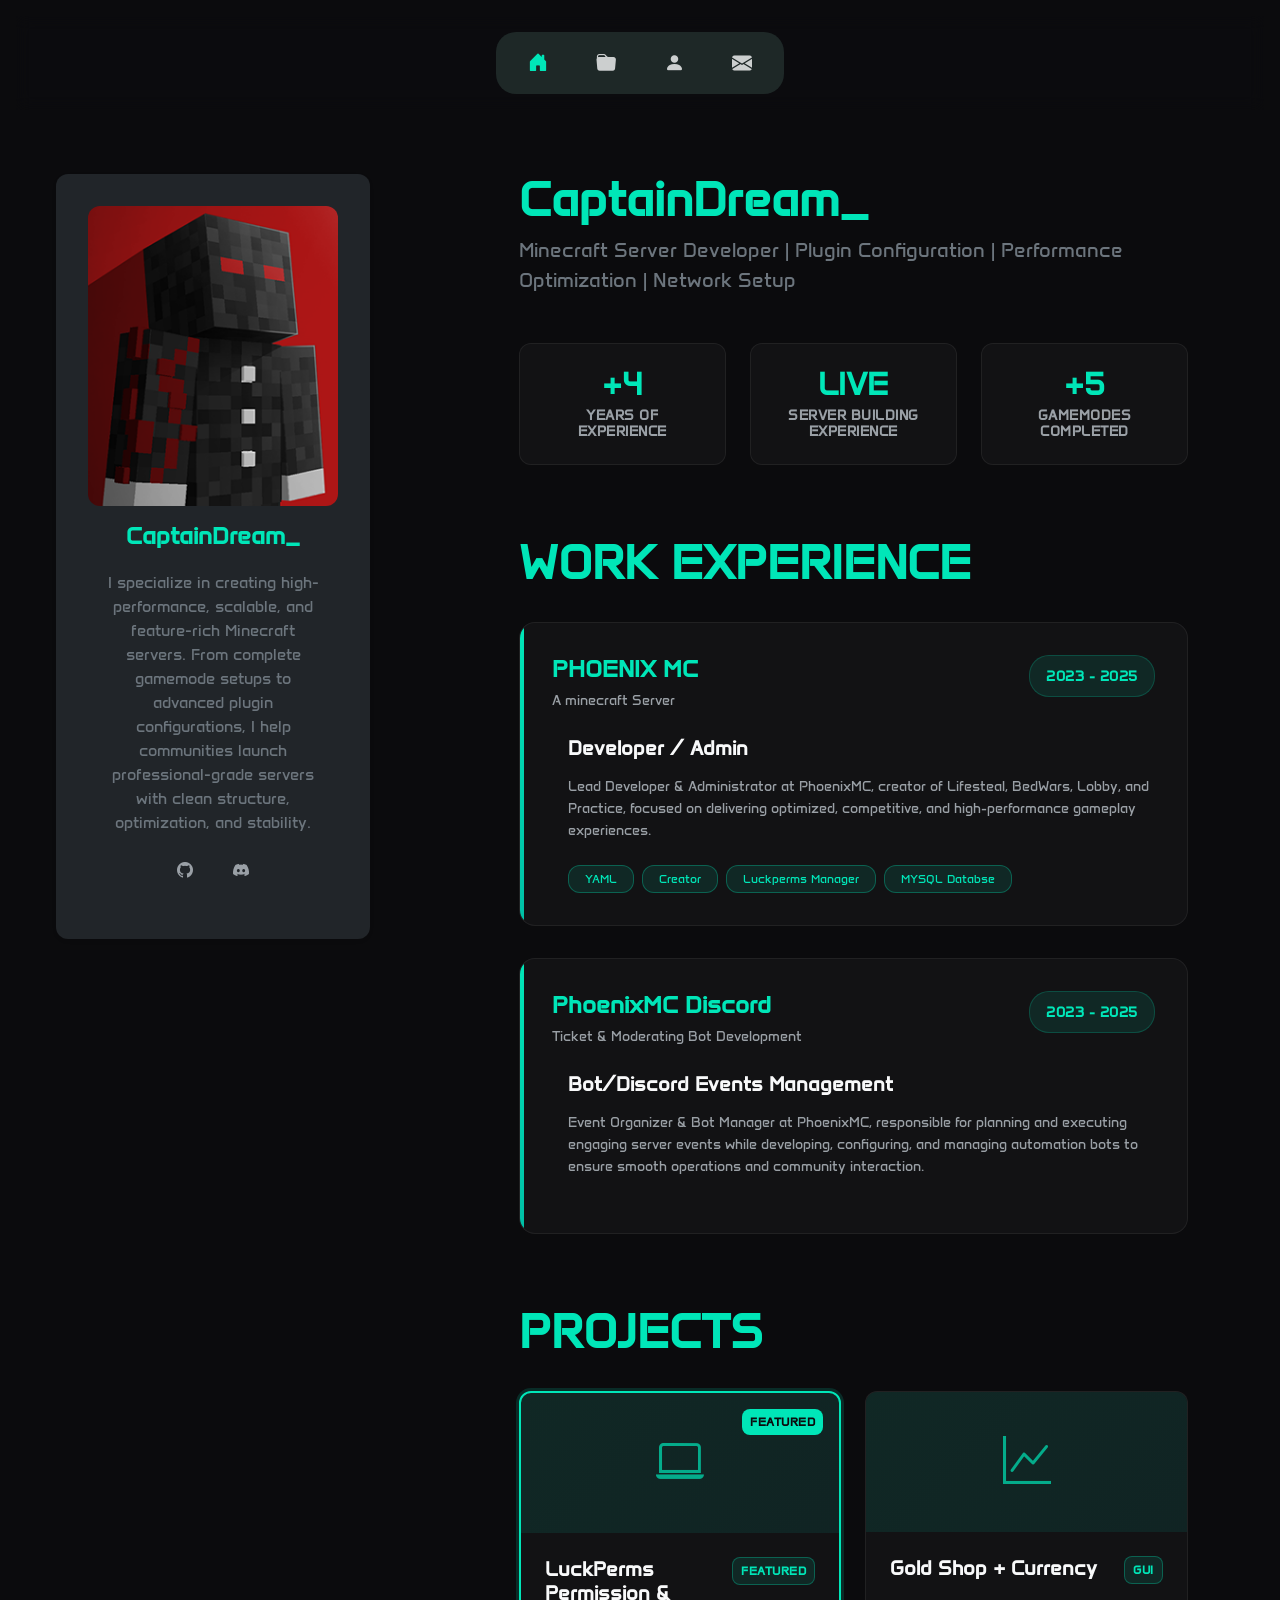
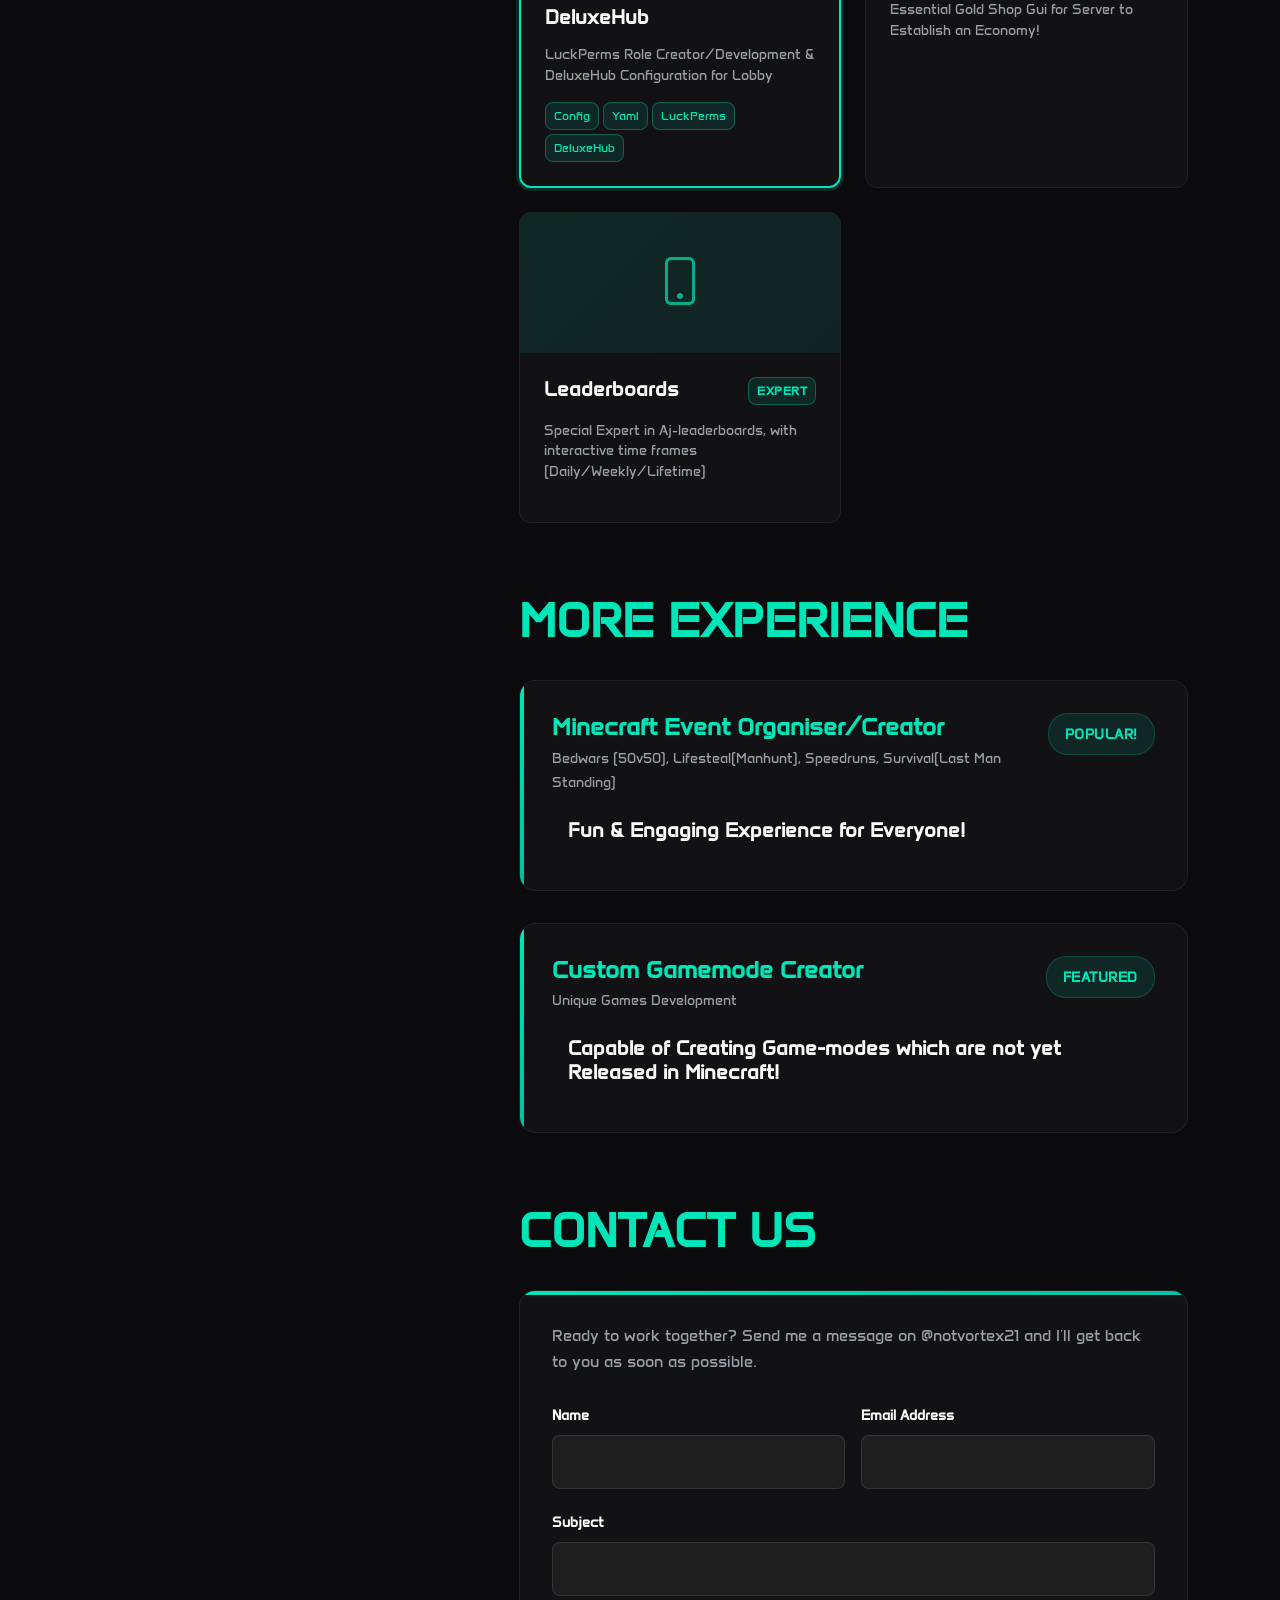
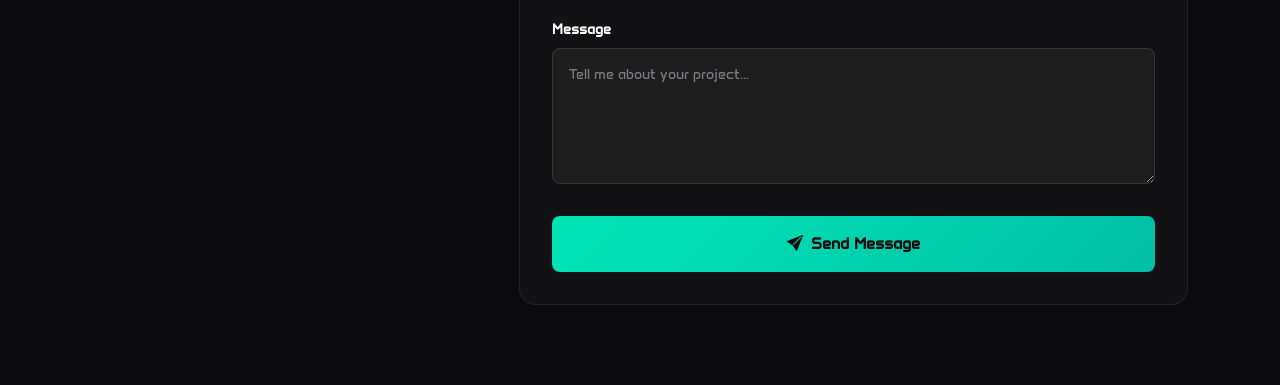
<file: index.html>
<!doctype html>
<!--
  Developer Portfolio Template
  Structure:
  - <head>: meta, fonts, CSS libraries, custom styles
  - <nav>: top navbar with icon links
  - <main>: two columns (left profile sidebar, right content sections)
  - Sections: Hero, Work, Skills, Projects, Education, Certificates, Contact
  - <script>: Bootstrap bundle and small enhancements
-->
<html lang="en">
  <head>
    <meta charset="utf-8">
    <meta name="viewport" content="width=device-width, initial-scale=1">
    <title>CaptainDream_ Portfolio</title>
    <link rel="icon" type="image/svg+xml" href="images/favicon.svg">
    <!-- Google Fonts: Anta and DM Sans for typography -->
    <link rel="preconnect" href="https://fonts.googleapis.com">
    <link rel="preconnect" href="https://fonts.gstatic.com" crossorigin>
    <link href="https://fonts.googleapis.com/css2?family=Anta&family=DM+Sans:ital,opsz,wght@0,9..40,100..1000;1,9..40,100..1000&display=swap" rel="stylesheet">
    <!-- Bootstrap 5 CSS framework -->
    <link href="https://cdn.jsdelivr.net/npm/bootstrap@5.3.8/dist/css/bootstrap.min.css" rel="stylesheet" integrity="sha384-sRIl4kxILFvY47J16cr9ZwB07vP4J8+LH7qKQnuqkuIAvNWLzeN8tE5YBujZqJLB" crossorigin="anonymous">
    <!-- Bootstrap Icons set -->
    <link rel="stylesheet" href="https://cdn.jsdelivr.net/npm/bootstrap-icons@1.11.1/font/bootstrap-icons.css">
    <!-- Custom site styles -->
    <link href="style.css" rel="stylesheet">
  </head>
  <body>
    <!-- Top navigation bar with centered icon links -->
    <nav class="navbar navbar-expand-md navbar-dark">
      <div class="container">
        <div class="collapse navbar-collapse justify-content-center" id="mainNav">
          <ul class="navbar-nav gap-3">
            <li class="nav-item">
              <a class="nav-link active" aria-current="page" href="#" data-bs-toggle="tooltip" data-bs-placement="bottom" title="Home">
                <i class="bi bi-house-door-fill"></i>
              </a>
            </li>
            <li class="nav-item">
              <a class="nav-link" href="#projects" data-bs-toggle="tooltip" data-bs-placement="bottom" title="Projects">
                <i class="bi bi-folder-fill"></i>
              </a>
            </li>
            <li class="nav-item">
              <a class="nav-link" href="#about" data-bs-toggle="tooltip" data-bs-placement="bottom" title="About">
                <i class="bi bi-person-fill"></i>
              </a>
            </li>
            <li class="nav-item">
              <a class="nav-link" href="#contact" data-bs-toggle="tooltip" data-bs-placement="bottom" title="Contact">
                <i class="bi bi-envelope-fill"></i>
              </a>
            </li>
          </ul>
        </div>
      </div>
    </nav>

    <!-- Main content area: sticky profile sidebar + content sections -->
    <main class="container-fluid">
      <div class="row g-0 g-lg-4">
        <div class="col-12 col-lg-4">
          <!-- Left: Profile sidebar (sticks while scrolling on large screens) -->
          <aside class="position-sticky" style="top: 1rem;">
            <div class="card bg-dark border-0 shadow-sm overflow-hidden profile-card">
              <div class="profile-image">
                <img src="profle-image.png" alt="Developer portrait" class="img-fluid">
              </div>
              <div class="card-body">
                <div class="card-body-text">
                  <h1 class="h4 mb-1 text_main">CaptainDream_</h1>
                  <p class="text-secondary mb-3 mt-3">I specialize in creating high-performance, scalable, and feature-rich Minecraft servers. From complete gamemode setups to advanced plugin configurations, I help communities launch professional-grade servers with clean structure, optimization, and stability.</p>
                  <div class="social-links d-flex gap-3 justify-content-center">
                    <a href="https://github.com/Akshu217/CaptainDream" target="_blank" rel="noopener noreferrer" class="social-link" data-bs-toggle="tooltip" data-bs-placement="top" title="GitHub">
                      <i class="bi bi-github"></i>
                    </a>
                    <a href="https://discord.com/" target="_blank" rel="noopener noreferrer" class="social-link" data-bs-toggle="tooltip" data-bs-placement="top" title="Discord">
                      <i class="bi bi-discord"></i>
                    </a>
                  </div>
                </div>
              </div>
            </div>
          </aside>
        </div>
        <div class="col-12 col-lg-8">
          <div class="content-stack mt-3">
            <!-- Hero section: headline, summary, and highlight stats -->
            <section id="hero" class="mb-5">
              <h1>CaptainDream_</h1>
              <p class="lead text-secondary">Minecraft Server Developer | Plugin Configuration | Performance Optimization | Network Setup</p>
              <!-- Quick highlight stats -->
              <div class="hero-stats mt-5">
                <div class="row g-4">
                  <div class="col-md-4">
                    <div class="stat-item text-center">
                      <div class="stat-number">+4</div>
                      <div class="stat-label">YEARS OF</div>
                      <div class="stat-label">EXPERIENCE</div>
                    </div>
                  </div>
                  <div class="col-md-4">
                    <div class="stat-item text-center">
                      <div class="stat-number">LIVE</div>
                      <div class="stat-label">SERVER BUILDING</div>
                      <div class="stat-label">EXPERIENCE</div>
                    </div>
                  </div>
                  <div class="col-md-4">
                    <div class="stat-item text-center">
                      <div class="stat-number">+5</div>
                      <div class="stat-label">GAMEMODES</div>
                      <div class="stat-label">COMPLETED</div>
                    </div>
                  </div>
                </div>
              </div>
            </section>
            <!-- Work Experience timeline -->
            <section id="work">
              <h1>WORK EXPERIENCE</h1>
              <div class="work-timeline">
                <div class="work-item">
                  <div class="work-header">
                    <div class="work-company">
                      <h3 class="company-name">PHOENIX MC</h3>
                      <span class="company-location">A minecraft Server</span>
                    </div>
                    <div class="work-duration">
                      <span class="duration">2023 - 2025</span>
                    </div>
                  </div>
                  <div class="work-position">
                    <h4 class="position-title">Developer / Admin</h4>
                    <div class="work-description">
                      <p>Lead Developer & Administrator at PhoenixMC, creator of Lifesteal, BedWars, Lobby, and Practice, focused on delivering optimized, competitive, and high-performance gameplay experiences.</p>
                      <div class="tech-stack">
                        <span class="tech-tag">YAML</span>
                        <span class="tech-tag">Creator</span>
                        <span class="tech-tag">Luckperms Manager</span>
                        <span class="tech-tag">MYSQL Databse</span>
                      </div>
                    </div>
                  </div>
                </div>
                <div class="work-item">
                  <div class="work-header">
                    <div class="work-company">
                      <h3 class="company-name">PhoenixMC Discord</h3>
                      <span class="company-location">Ticket & Moderating Bot Development</span>
                    </div>
                    <div class="work-duration">
                      <span class="duration">2023 - 2025</span>
                    </div>
                  </div>
                  <div class="work-position">
                    <h4 class="position-title">Bot/Discord Events Management</h4>
                    <div class="work-description">
                      <p>Event Organizer & Bot Manager at PhoenixMC, responsible for planning and executing engaging server events while developing, configuring, and managing automation bots to ensure smooth operations and community interaction.</p>
                    </div>
                  </div>
                </div>
              </div>
            </section>
            <!-- Skills by category; progress bars animate on scroll -->
            <!-- Projects with hover overlays linking to demo/code -->
            <section id="projects">
              <h1>PROJECTS</h1>
              <div class="projects-container">
                <div class="project-card featured">
                  <div class="project-image">
                    <div class="project-overlay">
                      <div class="project-links">
                         <!-- First Video -->
                        <a href="https://youtu.be/-VwpRVK4aMw" class="project-link" target="_blank">
                            <i class="bi bi-eye-fill"></i>
                        </a>
                         <!-- Second Video -->
                        <a href="https://youtu.be/ExQLm7BgR0A" class="project-link" target="_blank">
                            <i class="bi bi-play-circle"></i>
                        </a>
                      </div>
                    </div>
                    <div class="project-placeholder">
                      <i class="bi bi-laptop"></i>
                    </div>
                  </div>
                  <div class="project-content">
                    <div class="project-header">
                      <h3 class="project-title">LuckPerms Permission & DeluxeHub</h3>
                      <span class="project-status">Featured</span>
                    </div>
                    <p class="project-description">
                      LuckPerms Role Creator/Development & DeluxeHub Configuration for Lobby
                    </p>
                    <div class="project-tech">
                      <span class="tech-badge">Config</span>
                      <span class="tech-badge">Yaml</span>
                      <span class="tech-badge">LuckPerms</span>
                      <span class="tech-badge">DeluxeHub</span>
                    </div>
                  </div>
                </div>
                <div class="project-card">
                  <div class="project-image">
                    <div class="project-overlay">
                      <div class="project-links">
                        <a href="https://youtu.be/gDg8usv7iuc" class="project-link" target="_blank">
                          <i class="bi bi-eye-fill"></i>
                        </a>
                        <a href="https://github.com/Akshu217/CaptainDream/tree/main/Gold%20Shop" class="project-link" target="_blank">
                          <i class="bi bi-github"></i>
                        </a>
                      </div>
                    </div>
                    <div class="project-placeholder">
                      <i class="bi bi-graph-up"></i>
                    </div>
                  </div>
                  <div class="project-content">
                    <div class="project-header">
                      <h3 class="project-title">Gold Shop + Currency</h3>
                      <span class="project-status">GUI</span>
                    </div>
                    <p class="project-description">
                      Essential Gold Shop Gui for Server to Establish an Economy!
                    </p>
                  </div>
                </div>
                <div class="project-card">
                  <div class="project-image">
                    <div class="project-overlay">
                      <div class="project-links">
                        <a href="https://youtu.be/d4GlTuLViXs" class="project-link" target="_blank">
                          <i class="bi bi-eye-fill"></i>
                        </a>
                        <a href="https://github.com/Akshu217/CaptainDream/tree/main/DecentHolograms" class="project-link" target="_blank">
                          <i class="bi bi-github"></i>
                        </a>
                      </div>
                    </div>
                    <div class="project-placeholder">
                      <i class="bi bi-phone"></i>
                    </div>
                  </div>
                  <div class="project-content">
                    <div class="project-header">
                      <h3 class="project-title">Leaderboards</h3>
                      <span class="project-status">Expert</span>
                    </div>
                    <p class="project-description">
                      Special Expert in Aj-leaderboards, with interactive time frames (Daily/Weekly/Lifetime)
                    </p>
                  </div>
                </div>
              </div>
            </section>
            <!-- Education timeline -->
            <section id="education">
              <h1>MORE EXPERIENCE</h1>
              <div class="education-timeline">
                <div class="education-item">
                  <div class="education-header">
                    <div class="education-institution">
                      <h3 class="institution-name">Minecraft Event Organiser/Creator</h3>
                      <span class="institution-location">Bedwars (50v50), Lifesteal(Manhunt), Speedruns, Survival(Last Man Standing)</span>
                    </div>
                    <div class="education-duration">
                      <span class="duration">Popular!</span>
                    </div>
                  </div>
                  <div class="education-details">
                    <h4 class="degree-title">Fun & Engaging Experience for Everyone!</h4>
                  </div>
                </div>
                <div class="education-item">
                  <div class="education-header">
                    <div class="education-institution">
                      <h3 class="institution-name">Custom Gamemode Creator</h3>
                      <span class="institution-location">Unique Games Development</span>
                    </div>
                    <div class="education-duration">
                      <span class="duration">Featured</span>
                    </div>
                  </div>
                  <div class="education-details">
                    <h4 class="degree-title">Capable of Creating Game-modes which are not yet Released in Minecraft!</h4>
                  </div>
                </div>
              </div>
            </section>
           
            <!-- Contact form (no backend submission in this template) -->
            <section id="contact">
              <h1>CONTACT US</h1>
              <div class="contact-container">
                <div class="contact-form">
                  <p class="form-description">Ready to work together? Send me a message on @notvortex21 and I'll get back to you as soon as possible.</p>
                  <form class="contact-form-container">
                    <div class="form-row">
                      <div class="form-group">
                        <label for="firstName">Name</label>
                        <input type="text" id="name" name="Name" required>
                      </div>
                      <div class="form-group">
                        <label for="email">Email Address</label>
                        <input type="email" id="email" name="email" required>
                      </div>
                    </div>
                    <div class="form-group">
                      <label for="subject">Subject</label>
                      <input type="text" id="subject" name="subject" required>
                    </div>
                    <div class="form-group">
                      <label for="message">Message</label>
                      <textarea id="message" name="message" rows="5" required placeholder="Tell me about your project..."></textarea>
                    </div>
                    <button type="submit" class="submit-btn">
                      <i class="bi bi-send-fill"></i>
                      Send Message
                    </button>
                  </form>
                </div>
              </div>
            </section>
          </div>
        </div>
      </div>
    </main>
    <script src="https://cdn.jsdelivr.net/npm/bootstrap@5.3.8/dist/js/bootstrap.bundle.min.js" integrity="sha384-FKyoEForCGlyvwx9Hj09JcYn3nv7wiPVlz7YYwJrWVcXK/BmnVDxM+D2scQbITxI" crossorigin="anonymous"></script>
    <script src="script.js"></script>
  </body>
</html>
</file>
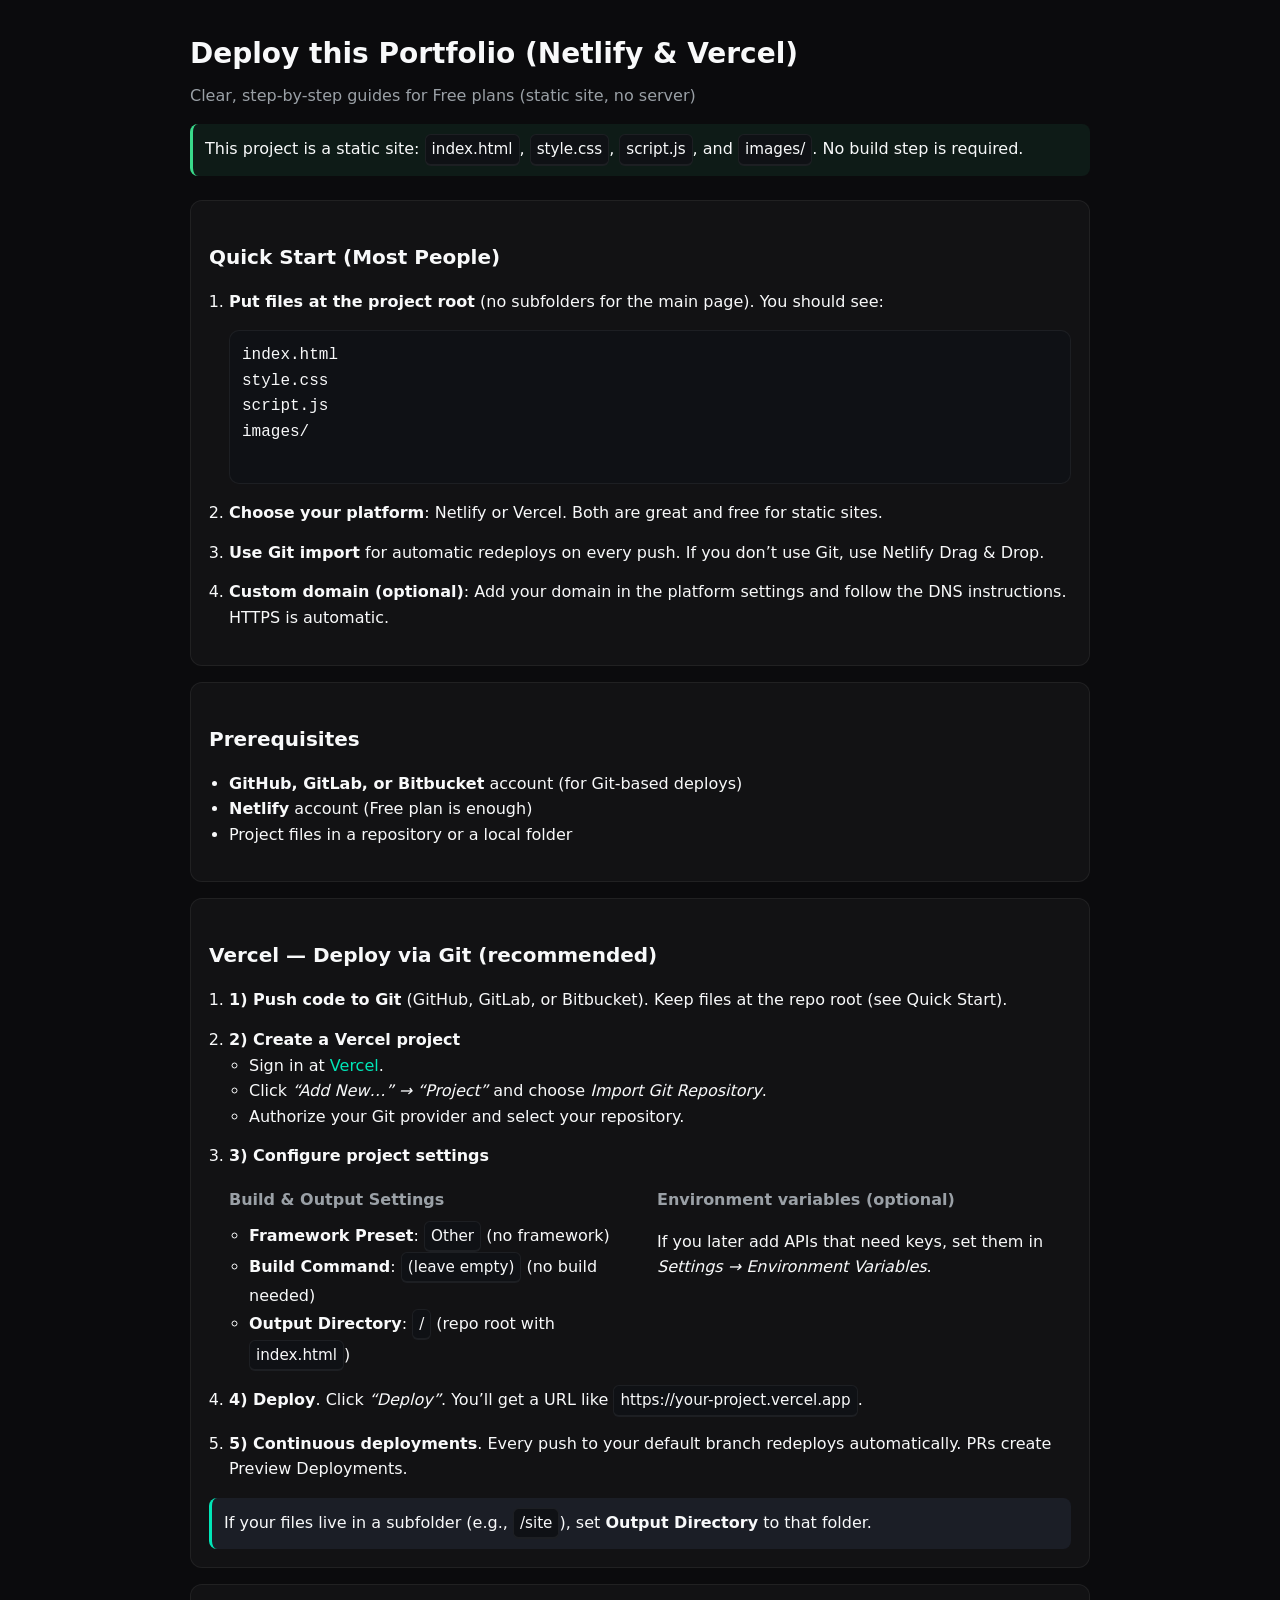
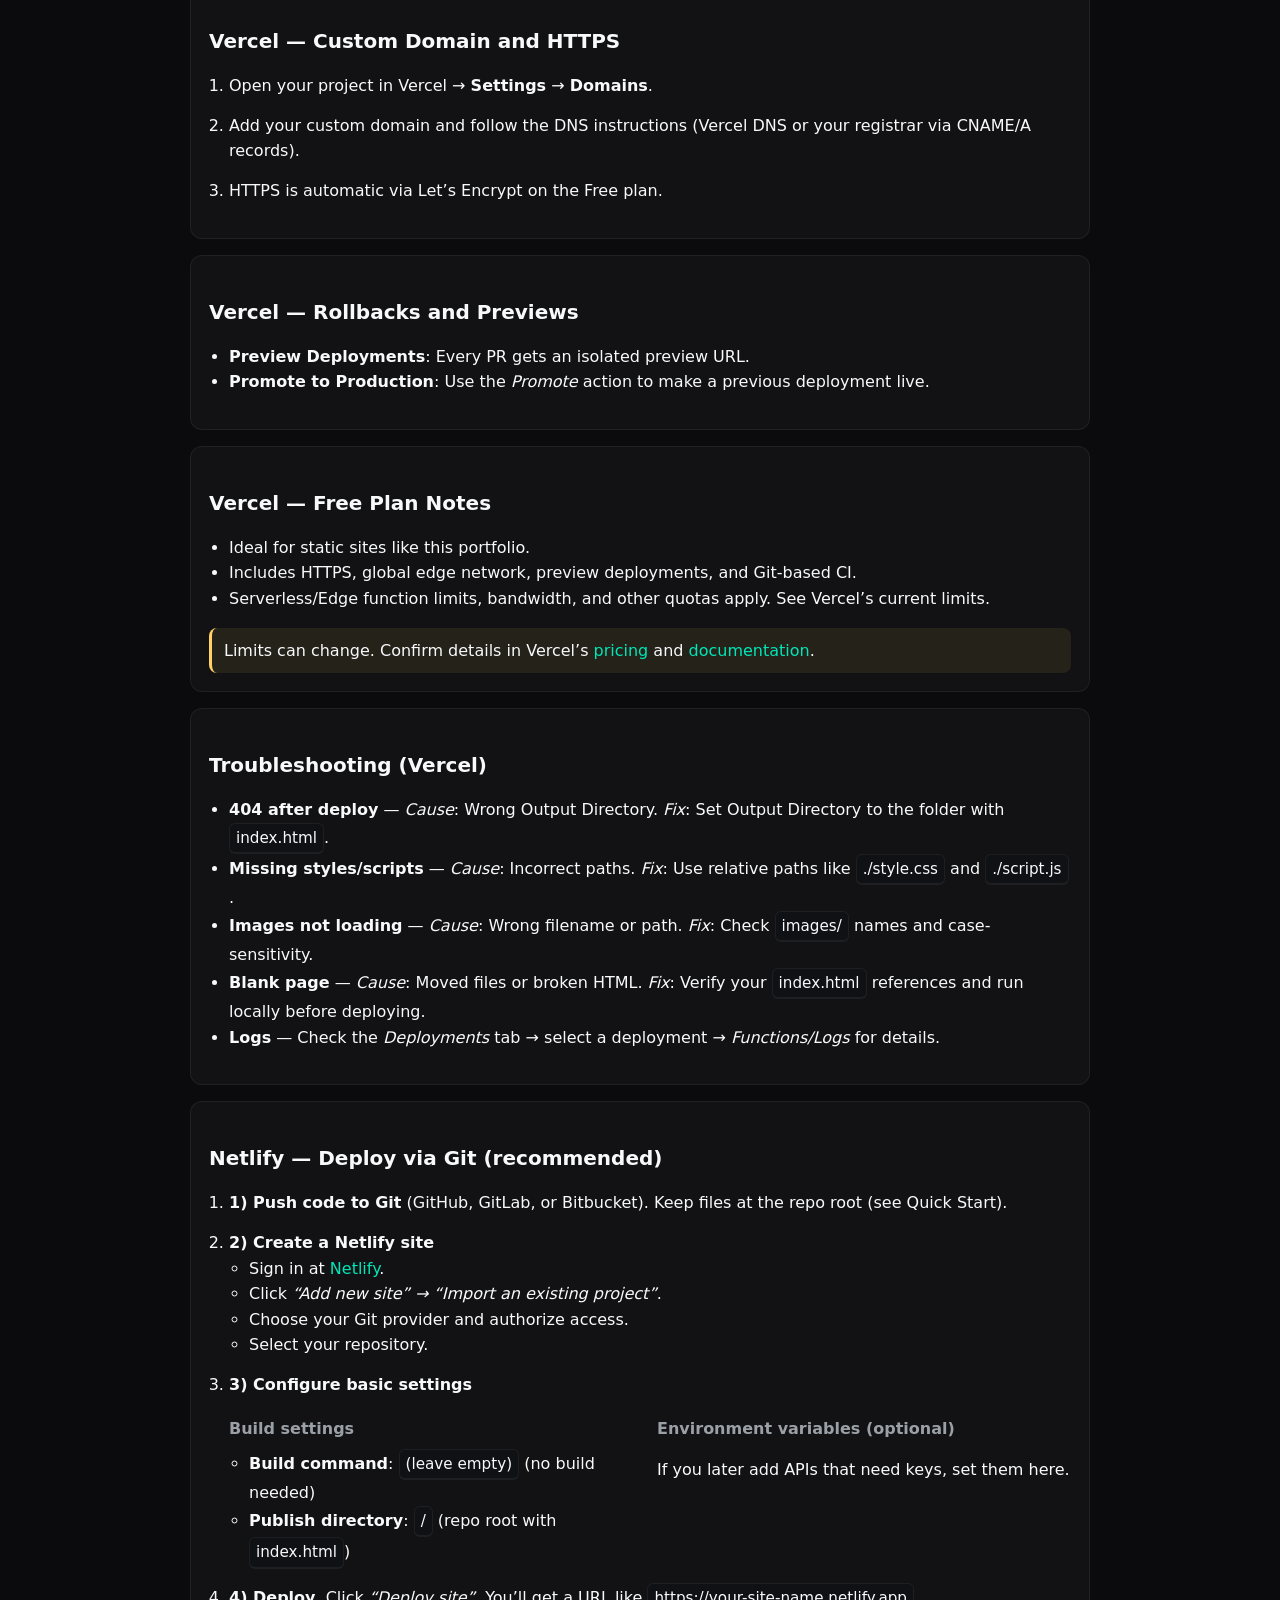
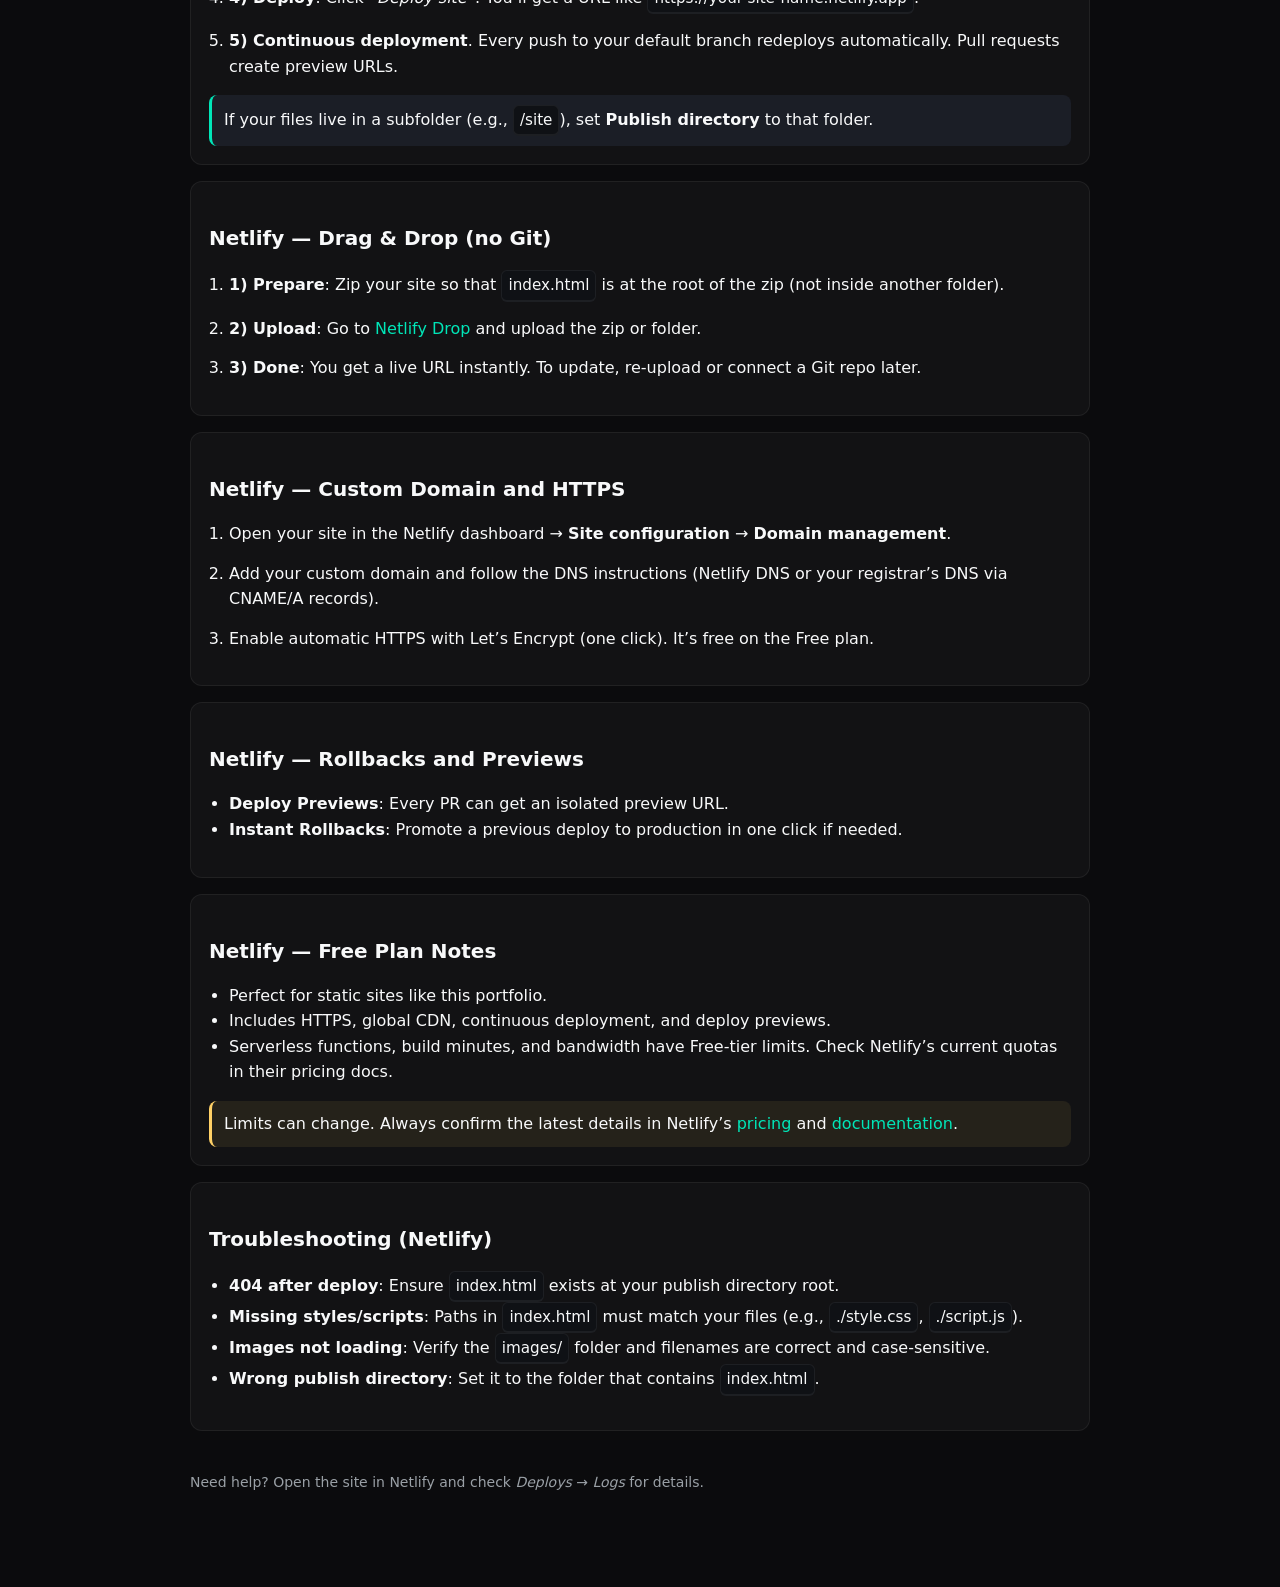
<file: documentation/deployment-guide.html>
<!doctype html>
<html lang="en">
  <head>
    <meta charset="utf-8" />
    <meta name="viewport" content="width=device-width, initial-scale=1" />
    <title>Deploy to Netlify or Vercel (Free) – Junior Developer Portfolio</title>
    <meta name="description" content="Step-by-step guide to deploy this portfolio to Netlify or Vercel using the Free plan." />
    <link rel="icon" href="../images/favicon.svg" type="image/svg+xml" />
    <style>
      :root {
        /* Theme aligned with style.css */
        --bg: #0b0b0d;             /* matches --black */
        --panel: rgba(255,255,255,0.03);
        --text: #f8f9fa;           /* matches --white */
        --muted: #9aa0a6;          /* matches --muted */
        --accent: #00e6b8;         /* matches --accent */
        --ok: #39d98a;
        --warn: #ffd166;
        --danger: #ef6b73;
        --code: #0f1115;
        --border: rgba(255,255,255,0.06);
      }
      html, body { margin: 0; padding: 0; background: var(--bg); color: var(--text); font-family: ui-sans-serif, system-ui, -apple-system, Segoe UI, Roboto, Helvetica, Arial, "Apple Color Emoji", "Segoe UI Emoji"; line-height: 1.6; }
      a { color: var(--accent); text-decoration: none; }
      a:hover { text-decoration: underline; }
      .container { max-width: 900px; margin: 0 auto; padding: 32px 20px 80px; }
      header { margin-bottom: 24px; }
      h1 { font-size: 28px; margin: 0 0 6px; }
      .subtitle { color: var(--muted); margin: 0 0 16px; }
      .panel { background: var(--panel); border: 1px solid var(--border); border-radius: 12px; padding: 18px; margin: 16px 0; }
      h2 { font-size: 20px; margin: 22px 0 10px; }
      h3 { font-size: 16px; margin: 18px 0 8px; color: var(--muted); font-weight: 600; }
      ol, ul { padding-left: 20px; }
      .step { margin: 14px 0; }
      .note { background: rgba(122,162,255,.08); border-left: 3px solid var(--accent); padding: 10px 12px; border-radius: 8px; color: var(--text); }
      .warn { background: rgba(255,209,102,.08); border-left-color: var(--warn); }
      .ok { background: rgba(57,217,138,.08); border-left-color: var(--ok); }
      code, pre { font-family: ui-monospace, SFMono-Regular, Menlo, Consolas, "Liberation Mono", monospace; }
      pre { background: var(--code); border: 1px solid var(--border); border-radius: 10px; padding: 12px; overflow: auto; }
      .kbd { display: inline-block; background: var(--code); border: 1px solid var(--border); border-bottom-width: 2px; padding: 2px 6px; border-radius: 6px; font-size: .95em; }
      .grid { display: grid; grid-template-columns: repeat(auto-fit, minmax(260px, 1fr)); gap: 14px; }
      footer { margin-top: 40px; color: var(--muted); font-size: 14px; }
    </style>
  </head>
  <body>
    <div class="container">
      <header>
        <h1>Deploy this Portfolio (Netlify & Vercel)</h1>
        <p class="subtitle">Clear, step-by-step guides for Free plans (static site, no server)</p>
        <div class="note ok">This project is a static site: <span class="kbd">index.html</span>, <span class="kbd">style.css</span>, <span class="kbd">script.js</span>, and <span class="kbd">images/</span>. No build step is required.</div>
      </header>

      <section class="panel">
        <h2>Quick Start (Most People)</h2>
        <ol>
          <li class="step"><strong>Put files at the project root</strong> (no subfolders for the main page). You should see:
            <pre>
index.html
style.css
script.js
images/
            </pre>
          </li>
          <li class="step"><strong>Choose your platform</strong>: Netlify or Vercel. Both are great and free for static sites.</li>
          <li class="step"><strong>Use Git import</strong> for automatic redeploys on every push. If you don’t use Git, use Netlify Drag & Drop.</li>
          <li class="step"><strong>Custom domain (optional)</strong>: Add your domain in the platform settings and follow the DNS instructions. HTTPS is automatic.</li>
        </ol>
      </section>

      <section class="panel">
        <h2>Prerequisites</h2>
        <ul>
          <li><strong>GitHub, GitLab, or Bitbucket</strong> account (for Git-based deploys)</li>
          <li><strong>Netlify</strong> account (Free plan is enough)</li>
          <li>Project files in a repository or a local folder</li>
        </ul>
      </section>

      <section class="panel">
        <h2>Vercel — Deploy via Git (recommended)</h2>
        <ol>
          <li class="step"><strong>1) Push code to Git</strong> (GitHub, GitLab, or Bitbucket). Keep files at the repo root (see Quick Start).</li>
          <li class="step"><strong>2) Create a Vercel project</strong>
            <ul>
              <li>Sign in at <a href="https://vercel.com/" target="_blank" rel="noopener">Vercel</a>.</li>
              <li>Click <em>“Add New…” → “Project”</em> and choose <em>Import Git Repository</em>.</li>
              <li>Authorize your Git provider and select your repository.</li>
            </ul>
          </li>
          <li class="step"><strong>3) Configure project settings</strong>
            <div class="grid">
              <div>
                <h3>Build & Output Settings</h3>
                <ul>
                  <li><strong>Framework Preset</strong>: <span class="kbd">Other</span> (no framework)</li>
                  <li><strong>Build Command</strong>: <span class="kbd">(leave empty)</span> (no build needed)</li>
                  <li><strong>Output Directory</strong>: <span class="kbd">/</span> (repo root with <span class="kbd">index.html</span>)</li>
                </ul>
              </div>
              <div>
                <h3>Environment variables (optional)</h3>
                <p>If you later add APIs that need keys, set them in <em>Settings → Environment Variables</em>.</p>
              </div>
            </div>
          </li>
          <li class="step"><strong>4) Deploy</strong>. Click <em>“Deploy”</em>. You’ll get a URL like <span class="kbd">https://your-project.vercel.app</span>.</li>
          <li class="step"><strong>5) Continuous deployments</strong>. Every push to your default branch redeploys automatically. PRs create Preview Deployments.</li>
        </ol>
        <div class="note">If your files live in a subfolder (e.g., <span class="kbd">/site</span>), set <strong>Output Directory</strong> to that folder.</div>
      </section>

      <section class="panel">
        <h2>Vercel — Custom Domain and HTTPS</h2>
        <ol>
          <li class="step">Open your project in Vercel → <strong>Settings</strong> → <strong>Domains</strong>.</li>
          <li class="step">Add your custom domain and follow the DNS instructions (Vercel DNS or your registrar via CNAME/A records).</li>
          <li class="step">HTTPS is automatic via Let’s Encrypt on the Free plan.</li>
        </ol>
      </section>

      <section class="panel">
        <h2>Vercel — Rollbacks and Previews</h2>
        <ul>
          <li><strong>Preview Deployments</strong>: Every PR gets an isolated preview URL.</li>
          <li><strong>Promote to Production</strong>: Use the <em>Promote</em> action to make a previous deployment live.</li>
        </ul>
      </section>

      <section class="panel">
        <h2>Vercel — Free Plan Notes</h2>
        <ul>
          <li>Ideal for static sites like this portfolio.</li>
          <li>Includes HTTPS, global edge network, preview deployments, and Git-based CI.</li>
          <li>Serverless/Edge function limits, bandwidth, and other quotas apply. See Vercel’s current limits.</li>
        </ul>
        <div class="note warn">Limits can change. Confirm details in Vercel’s <a href="https://vercel.com/pricing" target="_blank" rel="noopener">pricing</a> and <a href="https://vercel.com/docs" target="_blank" rel="noopener">documentation</a>.</div>
      </section>

      <section class="panel">
        <h2>Troubleshooting (Vercel)</h2>
        <ul>
          <li><strong>404 after deploy</strong> — <em>Cause</em>: Wrong Output Directory. <em>Fix</em>: Set Output Directory to the folder with <span class="kbd">index.html</span>.</li>
          <li><strong>Missing styles/scripts</strong> — <em>Cause</em>: Incorrect paths. <em>Fix</em>: Use relative paths like <span class="kbd">./style.css</span> and <span class="kbd">./script.js</span>.</li>
          <li><strong>Images not loading</strong> — <em>Cause</em>: Wrong filename or path. <em>Fix</em>: Check <span class="kbd">images/</span> names and case-sensitivity.</li>
          <li><strong>Blank page</strong> — <em>Cause</em>: Moved files or broken HTML. <em>Fix</em>: Verify your <span class="kbd">index.html</span> references and run locally before deploying.</li>
          <li><strong>Logs</strong> — Check the <em>Deployments</em> tab → select a deployment → <em>Functions/Logs</em> for details.</li>
        </ul>
      </section>

      <section class="panel">
        <h2>Netlify — Deploy via Git (recommended)</h2>
        <ol>
          <li class="step"><strong>1) Push code to Git</strong> (GitHub, GitLab, or Bitbucket). Keep files at the repo root (see Quick Start).</li>
          <li class="step"><strong>2) Create a Netlify site</strong>
            <ul>
              <li>Sign in at <a href="https://app.netlify.com/" target="_blank" rel="noopener">Netlify</a>.</li>
              <li>Click <em>“Add new site” → “Import an existing project”</em>.</li>
              <li>Choose your Git provider and authorize access.</li>
              <li>Select your repository.</li>
            </ul>
          </li>
          <li class="step"><strong>3) Configure basic settings</strong>
            <div class="grid">
              <div>
                <h3>Build settings</h3>
                <ul>
                  <li><strong>Build command</strong>: <span class="kbd">(leave empty)</span> (no build needed)</li>
                  <li><strong>Publish directory</strong>: <span class="kbd">/</span> (repo root with <span class="kbd">index.html</span>)</li>
                </ul>
              </div>
              <div>
                <h3>Environment variables (optional)</h3>
                <p>If you later add APIs that need keys, set them here.</p>
              </div>
            </div>
          </li>
          <li class="step"><strong>4) Deploy</strong>. Click <em>“Deploy site”</em>. You’ll get a URL like <span class="kbd">https://your-site-name.netlify.app</span>.</li>
          <li class="step"><strong>5) Continuous deployment</strong>. Every push to your default branch redeploys automatically. Pull requests create preview URLs.</li>
        </ol>
        <div class="note">If your files live in a subfolder (e.g., <span class="kbd">/site</span>), set <strong>Publish directory</strong> to that folder.</div>
      </section>

      <section class="panel">
        <h2>Netlify — Drag & Drop (no Git)</h2>
        <ol>
          <li class="step"><strong>1) Prepare</strong>: Zip your site so that <span class="kbd">index.html</span> is at the root of the zip (not inside another folder).</li>
          <li class="step"><strong>2) Upload</strong>: Go to <a href="https://app.netlify.com/drop" target="_blank" rel="noopener">Netlify Drop</a> and upload the zip or folder.</li>
          <li class="step"><strong>3) Done</strong>: You get a live URL instantly. To update, re-upload or connect a Git repo later.</li>
        </ol>
      </section>

      <section class="panel">
        <h2>Netlify — Custom Domain and HTTPS</h2>
        <ol>
          <li class="step">Open your site in the Netlify dashboard → <strong>Site configuration</strong> → <strong>Domain management</strong>.</li>
          <li class="step">Add your custom domain and follow the DNS instructions (Netlify DNS or your registrar’s DNS via CNAME/A records).</li>
          <li class="step">Enable automatic HTTPS with Let’s Encrypt (one click). It’s free on the Free plan.</li>
        </ol>
      </section>

      <section class="panel">
        <h2>Netlify — Rollbacks and Previews</h2>
        <ul>
          <li><strong>Deploy Previews</strong>: Every PR can get an isolated preview URL.</li>
          <li><strong>Instant Rollbacks</strong>: Promote a previous deploy to production in one click if needed.</li>
        </ul>
      </section>

      <section class="panel">
        <h2>Netlify — Free Plan Notes</h2>
        <ul>
          <li>Perfect for static sites like this portfolio.</li>
          <li>Includes HTTPS, global CDN, continuous deployment, and deploy previews.</li>
          <li>Serverless functions, build minutes, and bandwidth have Free-tier limits. Check Netlify’s current quotas in their pricing docs.</li>
        </ul>
        <div class="note warn">Limits can change. Always confirm the latest details in Netlify’s <a href="https://www.netlify.com/pricing/" target="_blank" rel="noopener">pricing</a> and <a href="https://docs.netlify.com/" target="_blank" rel="noopener">documentation</a>.</div>
      </section>

      <section class="panel">
        <h2>Troubleshooting (Netlify)</h2>
        <ul>
          <li><strong>404 after deploy</strong>: Ensure <span class="kbd">index.html</span> exists at your publish directory root.</li>
          <li><strong>Missing styles/scripts</strong>: Paths in <span class="kbd">index.html</span> must match your files (e.g., <span class="kbd">./style.css</span>, <span class="kbd">./script.js</span>).</li>
          <li><strong>Images not loading</strong>: Verify the <span class="kbd">images/</span> folder and filenames are correct and case-sensitive.</li>
          <li><strong>Wrong publish directory</strong>: Set it to the folder that contains <span class="kbd">index.html</span>.</li>
        </ul>
      </section>

      <footer>
        <p>Need help? Open the site in Netlify and check <em>Deploys</em> → <em>Logs</em> for details.</p>
      </footer>
    </div>
  </body>
  </html>
</file>
<file: style.css>
:root{
  --black:#0b0b0d;
  --white:#f8f9fa;
  --muted:#9aa0a6;
  --accent:#00e6b8; /* attractive third color */
  
  /* Spacing System */
  --space-xs: 0.25rem;    /* 4px */
  --space-sm: 0.5rem;     /* 8px */
  --space-md: 1rem;       /* 16px */
  --space-lg: 1.5rem;     /* 24px */
  --space-xl: 2rem;       /* 32px */
  --space-2xl: 3rem;      /* 48px */
  --space-3xl: 4.5rem;    /* 72px */
  
  /* Border Radius System */
  --radius-sm: 8px;
  --radius-md: 12px;
  --radius-lg: 16px;
  --radius-xl: 20px;
  
  /* Transition System */
  --transition-fast: 0.2s ease;
  --transition-normal: 0.3s ease;
  --transition-slow: 0.5s ease;
  
  /* Typography Scale */
  --text-xs: 0.75rem;     /* 12px */
  --text-sm: 0.85rem;     /* 14px */
  --text-base: 1rem;      /* 16px */
  --text-lg: 1.125rem;    /* 18px */
  --text-xl: 1.25rem;     /* 20px */
  --text-2xl: 1.5rem;     /* 24px */
  --text-3xl: 2rem;       /* 32px */
  --text-4xl: 3rem;       /* 48px */
  --text-5xl: 4.5rem;     /* 72px */
  
  /* Shadow System */
  --shadow-sm: 0 2px 4px rgba(0, 0, 0, 0.1);
  --shadow-md: 0 4px 8px rgba(0, 0, 0, 0.15);
  --shadow-lg: 0 8px 16px rgba(0, 0, 0, 0.2);
  --shadow-accent: 0 0 0 3px rgba(0, 230, 184, 0.15);
  --shadow-accent-lg: 0 8px 25px rgba(0, 230, 184, 0.3);
}

/* Scroll reveal base states */
section.reveal{
  opacity: 0;
  transform: translateY(20px) scale(0.99);
  transition: opacity var(--transition-slow), transform var(--transition-slow);
}

section.reveal.reveal-in{
  opacity: 1;
  transform: translateY(0) scale(1);
}

html,body{
  height:100%;
  background:var(--black);
  color:var(--white);
  font-family:  "Anta", sans-serif;
}

.navbar{
  background: transparent !important;
  position: relative;
  backdrop-filter: saturate(140%) blur(8px);
  padding: var(--space-md);
  margin: var(--space-md);
}
.navbar-nav{
  background-color: #1e2827;
  padding: var(--space-sm) var(--space-md);
  border-radius: var(--radius-xl);
}
.nav-link{
  color: var(--white) !important;
  opacity: 0.8;
  font-size: var(--text-xl);
  padding: var(--space-sm) var(--space-md) !important;
  transition: var(--transition-normal);
}
.nav-link:hover, .nav-link.active{
  opacity: 1;
  color: var(--accent) !important;
  transform: translateY(-1px);
}

.profile-card{
  border-radius: var(--radius-md);
  padding: var(--space-xl);
  margin: var(--space-2xl);
  transition: var(--transition-normal);
  max-width: 420px;
  align-items: center;
}

.position-sticky {
  position: -webkit-sticky!important;
  position: sticky !important;
  align-items: center;
  display: flex;
  flex-direction: column;
  
}

.profile-card:hover {
  transform: translateY(-4px);
  border-color: var(--accent);
  box-shadow: 0 2px 8px rgba(0, 230, 184, 0.1);
}

.profile-image{
  height: 300px;
  width: 250px;
  overflow: hidden;
  border-radius: var(--radius-md);
}

.profile-image img{
  height: 100%;
  width: 100%;
  object-fit: cover;
}

.card-body {
  min-height: 200px;
  display: flex;
  flex-direction: column;
  justify-content: center;
  align-items: center;
  text-align: center;
}

.card-body-text {
  display: flex;
  flex-direction: column;
  justify-content: space-between;
  align-items: center;
  text-align: center;
  flex: 1;
  min-height: 120px;
}

.card-body-text h1 {
  margin-bottom: 0;
}

.card-body-text p {
  margin-top: auto;
  margin-bottom: 0;
}

.stat-value{
  color:var(--accent);
  font-weight:700;
  font-size:1.25rem;
  line-height:1;
}
.stat-label{
  color:var(--muted);
  font-size:.8rem;
}

.scroll-pane{
  overflow:auto;
  padding-right:4px;
}
.scroll-pane::-webkit-scrollbar{width:10px}
.scroll-pane::-webkit-scrollbar-thumb{
  background:linear-gradient(var(--accent), #00bfa6);
  border-radius:8px;
}

.section-title{
  font-weight:700;
  letter-spacing:.2px;
}
.section-subtitle{
  color:var(--accent);
  font-weight:600;
  margin-bottom:.5rem;
}

.project-tile{
  background: rgba(255,255,255,.03);
  border:1px solid rgba(255,255,255,.06);
}
.project-tile:hover{
  transform: translateY(-4px);
  border-color: var(--accent);
  box-shadow: 0 2px 8px rgba(0, 230, 184, 0.1);
}

.text_main{
  color: var(--accent);
  font-weight: 600;
}

.social-link {
  color: var(--muted);
  font-size: var(--text-base);
  text-decoration: none;
  transition: var(--transition-normal);
  padding: var(--space-sm);
  border-radius: 50%;
  display: flex;
  align-items: center;
  justify-content: center;
  width: 2.5rem;
  height: 2.5rem;
}

.social-link:hover {
  color: var(--accent);
  background-color: rgba(0, 230, 184, 0.1);
  transform: translateY(-2px);
}

.social-link i {
  transition: var(--transition-normal);
}

.social-link:hover i {
  transform: scale(1.1);
}

.content-stack{
  margin: var(--space-2xl);
  padding: var(--space-xl);
}

h1{
  font-size: var(--text-5xl);
  color: var(--accent);
  font-weight: 900;
  line-height: 1.1;
  margin-bottom: var(--space-sm);
}

/* Hero Stats */
.hero-stats {
  margin-top: var(--space-2xl);
}

.stat-item {
  padding: var(--space-lg) var(--space-md);
  background: rgba(255, 255, 255, 0.03);
  border: 1px solid rgba(255, 255, 255, 0.06);
  border-radius: var(--radius-md);
  transition: var(--transition-normal);
}

.stat-item:hover {
  transform: translateY(-4px);
  border-color: var(--accent);
  box-shadow: 0 2px 8px rgba(0, 230, 184, 0.1);
}

.stat-number {
  font-size: var(--text-3xl);
  font-weight: 900;
  color: var(--accent);
  line-height: 1;
  margin-bottom: var(--space-sm);
  font-family: "Anta", sans-serif;
}

.stat-label {
  color: var(--muted);
  font-size: var(--text-sm);
  font-weight: 600;
  letter-spacing: 0.5px;
  line-height: 1.2;
  text-transform: uppercase;
}

/* Hero Section Responsive Design */
@media (max-width: 1199px) {

  .hero-stats {
    margin-top: var(--space-xl);
  }
  
  .stat-item {
    padding: var(--space-md);
  }
  
  .stat-number {
    font-size: var(--text-2xl);
  }
  
  .stat-label {
    font-size: var(--text-xs);
  }
}

@media (max-width: 767px) {
  .hero-stats {
    margin-top: var(--space-lg);
  }
  
  .stat-item {
    padding: var(--space-sm) var(--space-md);
  }
  
  .stat-number {
    font-size: var(--text-xl);
  }
  
  .stat-label {
    font-size: var(--text-xs);
    letter-spacing: 0.3px;
  }
}

@media (max-width: 575px) {
  .hero-stats .row {
    margin: 0;
  }
  
  .hero-stats .col-md-4 {
    margin-bottom: var(--space-sm);
  }
  
  .stat-item {
    padding: var(--space-sm);
    text-align: center;
  }
  
  .stat-number {
    font-size: var(--text-lg);
  }
  
  .stat-label {
    font-size: 0.7rem;
  }
}

#projects{
  margin-top: var(--space-3xl);
}

/* Work Experience Styles */
#work {
  margin-top: var(--space-3xl);
}

.work-timeline {
  margin-top: var(--space-xl);
}

.work-item {
  background: rgba(255, 255, 255, 0.03);
  border: 1px solid rgba(255, 255, 255, 0.06);
  border-radius: var(--radius-lg);
  padding: var(--space-xl);
  margin-bottom: var(--space-xl);
  transition: var(--transition-normal);
  position: relative;
  overflow: hidden;
}

.work-item::before {
  content: '';
  position: absolute;
  top: 0;
  left: 0;
  width: 4px;
  height: 100%;
  background: linear-gradient(180deg, var(--accent), #00bfa6);
  border-radius: 0 2px 2px 0;
}

.work-item:hover {
  transform: translateY(-4px);
  border-color: var(--accent);
  box-shadow: 0 2px 8px rgba(0, 230, 184, 0.1);
}

.work-header {
  display: flex;
  justify-content: space-between;
  align-items: flex-start;
  margin-bottom: var(--space-lg);
  flex-wrap: wrap;
  gap: var(--space-md);
}

.work-company {
  flex: 1;
  min-width: 200px;
}

.company-name {
  color: var(--accent);
  font-size: var(--text-2xl);
  font-weight: 700;
  margin-bottom: var(--space-xs);
  font-family: "Anta", sans-serif;
}

.company-location {
  color: var(--muted);
  font-size: var(--text-sm);
  font-weight: 500;
}

.work-duration {
  background: rgba(0, 230, 184, 0.1);
  border: 1px solid rgba(0, 230, 184, 0.2);
  border-radius: var(--radius-xl);
  padding: var(--space-sm) var(--space-md);
  white-space: nowrap;
}

.duration {
  color: var(--accent);
  font-size: var(--text-sm);
  font-weight: 600;
  text-transform: uppercase;
  letter-spacing: 0.5px;
}

.work-position {
  margin-left: var(--space-md);
}

.position-title {
  color: var(--white);
  font-size: var(--text-xl);
  font-weight: 600;
  margin-bottom: var(--space-md);
  font-family: "Anta", sans-serif;
}

.work-description p {
  color: var(--muted);
  line-height: 1.6;
  margin-bottom: var(--space-lg);
  font-size: var(--text-sm);
}

.tech-stack {
  display: flex;
  flex-wrap: wrap;
  gap: var(--space-sm);
}

.tech-tag {
  background: rgba(0, 230, 184, 0.1);
  border: 1px solid rgba(0, 230, 184, 0.3);
  color: var(--accent);
  padding: var(--space-xs) var(--space-md);
  border-radius: var(--radius-md);
  font-size: var(--text-xs);
  font-weight: 500;
  transition: var(--transition-normal);
}

.tech-tag:hover {
  background: rgba(0, 230, 184, 0.2);
  transform: translateY(-1px);
}

/* Skills Section Styles */
#skills {
  margin-top: var(--space-3xl);
}

.skills-container {
  margin-top: var(--space-xl);
}

.skill-category {
  margin-bottom: var(--space-xl);
}

.category-title {
  color: var(--accent);
  font-size: var(--text-xl);
  font-weight: 700;
  margin-bottom: var(--space-md);
  font-family: "Anta", sans-serif;
  position: relative;
  padding-left: var(--space-md);
}

.category-title::before {
  content: '';
  position: absolute;
  left: 0;
  top: 50%;
  transform: translateY(-50%);
  width: 3px;
  height: 20px;
  background: linear-gradient(180deg, var(--accent), #00bfa6);
  border-radius: 2px;
}

.skills-grid {
  display: grid;
  grid-template-columns: repeat(auto-fit, minmax(250px, 1fr));
  gap: var(--space-md);
}

.skill-item {
  background: rgba(255, 255, 255, 0.03);
  border: 1px solid rgba(255, 255, 255, 0.06);
  border-radius: var(--radius-sm);
  padding: var(--space-md);
  transition: var(--transition-normal);
  display: flex;
  align-items: center;
  gap: var(--space-md);
}

.skill-item:hover {
  transform: translateY(-4px);
  border-color: var(--accent);
  box-shadow: 0 2px 8px rgba(0, 230, 184, 0.1);
}

.skill-icon {
  width: 36px;
  height: 36px;
  background: rgba(0, 230, 184, 0.1);
  border: 1px solid rgba(0, 230, 184, 0.2);
  border-radius: var(--radius-sm);
  display: flex;
  align-items: center;
  justify-content: center;
  flex-shrink: 0;
  transition: var(--transition-normal);
}

.skill-item:hover .skill-icon {
  background: rgba(0, 230, 184, 0.2);
  transform: scale(1.1);
}

.skill-icon i {
  font-size: var(--text-xl);
  color: var(--accent);
}

.skill-info {
  flex: 1;
  min-width: 0;
}

.skill-name {
  color: var(--white);
  font-size: var(--text-base);
  font-weight: 600;
  margin-bottom: var(--space-sm);
  display: block;
  font-family: "Anta", sans-serif;
}

.skill-level {
  display: flex;
  align-items: center;
  gap: var(--space-md);
}

.skill-bar {
  flex: 1;
  height: 6px;
  background: rgba(255, 255, 255, 0.1);
  border-radius: 3px;
  overflow: hidden;
  position: relative;
}

.skill-progress {
  height: 100%;
  background: linear-gradient(90deg, var(--accent), #00bfa6);
  border-radius: 3px;
  width: 0%;
  transition: width 1.5s ease-in-out;
  position: relative;
  overflow: hidden;
}

.skill-progress::after {
  content: '';
  position: absolute;
  top: 0;
  left: 0;
  right: 0;
  bottom: 0;
  background: linear-gradient(90deg, transparent, rgba(255, 255, 255, 0.3), transparent);
  animation: shimmer 2s infinite;
}

@keyframes shimmer {
  0% {
    transform: translateX(-100%);
  }
  100% {
    transform: translateX(100%);
  }
}

.skill-percentage {
  color: var(--accent);
  font-size: var(--text-xs);
  font-weight: 600;
  min-width: 30px;
  text-align: right;
}

/* Animation trigger on scroll */
.skill-item.animate .skill-progress {
  width: var(--data-width);
}

@media (min-width: 1400px) {
  .container {
    max-width: 1320px;
  }
  
  .content-stack {
    margin: var(--space-3xl);
    padding: var(--space-2xl);
  }
  
  .profile-card {
    margin: var(--space-3xl);
  }
  
  h1 {
    font-size: var(--text-5xl);
  }
}

/* Large Screens (Laptop) - 1200px to 1399px */
@media (min-width: 1200px) and (max-width: 1399px) {
  .container {
    max-width: 1140px;
  }
  
  .content-stack {
    margin: var(--space-2xl);
    padding: var(--space-xl);
  }
  
  h1 {
    font-size: var(--text-4xl);
  }
}

/* Medium Screens (Tablet) - 768px to 1199px */
@media (min-width: 768px) and (max-width: 1199px) {
  .container {
    max-width: 960px;
  }
  
  .content-stack {
    margin: var(--space-xl);
    padding: var(--space-lg);
  }
  
  .profile-card {
    margin: var(--space-xl);
  }
  
  h1 {
    font-size: var(--text-3xl);
  }
  
  .navbar {
    margin: var(--space-sm);
    padding: var(--space-sm);
  }
  
  .navbar-nav {
    padding: var(--space-xs) var(--space-sm);
  }
  
  .nav-link {
    font-size: var(--text-lg);
    padding: var(--space-xs) var(--space-sm) !important;
  }
  
  .profile-image {
    height: 280px;
    width: 100%;
  }
}

/* Specific breakpoint for 1024px and below */
@media (max-width: 1024px) {
  .profile-image {
    height: 280px;
    width: 100%;
  }
}

/* Small Screens (Mobile) - 576px to 767px */
@media (min-width: 576px) and (max-width: 767px) {
  .container {
    max-width: 540px;
  }
  
  .content-stack {
    margin: var(--space-md);
    padding: var(--space-md);
  }
  
  .profile-card {
    margin: var(--space-md);
  }
  
  h1 {
    font-size: var(--text-2xl);
  }
  
  .navbar {
    margin: var(--space-xs);
    padding: var(--space-xs);
  }
  
  .navbar-nav {
    padding: var(--space-xs);
  }
  
  .nav-link {
    font-size: var(--text-base);
    padding: var(--space-xs) !important;
  }
  
  .profile-image {
    height: 250px;
    width: 250px;
    margin: 0 auto;
  }
  
  .card-body {
    min-height: 150px;
  }
  
  .card-body-text {
    min-height: 100px;
  }
}

/* Extra Small Screens (Mobile) - Below 576px */
@media (max-width: 575px) {
  .container {
    max-width: 100%;
    padding: 0 var(--space-sm);
  }
  
  .content-stack {
    margin: var(--space-sm);
    padding: var(--space-sm);
  }
  
  .profile-card {
    margin: var(--space-sm);
    padding: var(--space-md);
  }
  
  h1 {
    font-size: var(--text-xl);
    line-height: 1.2;
  }
  
  .navbar {
    margin: var(--space-xs);
    padding: var(--space-xs);
  }
  
  .navbar-nav {
    padding: var(--space-xs);
    gap: var(--space-xs);
  }
  
  .nav-link {
    font-size: var(--text-sm);
    padding: var(--space-xs) !important;
  }
  
  .profile-image {
    height: 200px;
    width: 200px;
    margin: 0 auto;
  }
  
  .card-body {
    min-height: 120px;
    padding: var(--space-md);
  }
  
  .card-body-text {
    min-height: 80px;
  }
  
  .card-body-text h1 {
    font-size: var(--text-lg);
    margin-bottom: var(--space-xs);
  }
  
  .card-body-text p {
    font-size: var(--text-sm);
    line-height: 1.4;
  }
  
  .social-links {
    gap: var(--space-sm);
  }
  
  .social-link {
    width: 2rem;
    height: 2rem;
    font-size: var(--text-sm);
  }
}

/* Mobile Navbar - Same design as laptop but smaller */
@media (max-width: 767px) {
  .navbar {
    margin: var(--space-xs);
    padding: var(--space-xs);
  }
  
  /* Force navbar to always be visible on mobile */
  .navbar-collapse {
    display: flex !important;
    flex-basis: auto !important;
  }
  
  .navbar-nav {
    background-color: #1e2827;
    padding: var(--space-xs);
    border-radius: var(--radius-lg);
    gap: var(--space-xs);
    flex-direction: row !important;
    justify-content: center;
    /* width: 100%; */
  }
  
  .nav-link {
    color: var(--white) !important;
    opacity: 0.8;
    font-size: var(--text-sm);
    padding: var(--space-xs) var(--space-sm) !important;
    transition: var(--transition-normal);
    min-height: 36px;
    min-width: 36px;
    display: flex;
    align-items: center;
    justify-content: center;
  }
  
  .nav-link:hover, .nav-link.active {
    opacity: 1;
    color: var(--accent) !important;
    transform: translateY(-1px);
  }
}

@media (max-width: 991px) {
  .profile-image {
    height: 250px;
    width: 200px;
    margin: 0 auto;
  }
}

/* Additional Mobile Optimizations */
@media (max-width: 575px) {
  .container-fluid {
    padding: 0 var(--space-md);
  }
  
  .row {
    margin: 0;
  }
  
  .col-12 {
    padding: 0;
  }
  
  .position-sticky {
    position: relative !important;
    top: auto !important;
  }
  
  .profile-card {
    margin: var(--space-xs) 0;
  }
  
  .content-stack {
    margin: var(--space-xs) 0;
    padding: var(--space-xs);
  }
  
  .lead {
    font-size: var(--text-sm);
    line-height: 1.5;
  }
  
  /* Mobile Navbar - Extra small screens */
  .navbar {
    margin: var(--space-xs);
    padding: var(--space-md) var(--space-sm);
  }
  
  /* Force navbar to always be visible on extra small mobile */
  .navbar-collapse {
    display: flex !important;
    flex-basis: auto !important;
  }
  
  .navbar-nav {
    background-color: #1e2827;
    padding: var(--space-xs);
    border-radius: var(--radius-md);
    gap: var(--space-xs);
    flex-direction: row !important;
    justify-content: center;
  }
  
  .nav-link {
    color: var(--white) !important;
    opacity: 0.8;
    font-size: var(--text-xs);
    padding: var(--space-xs) !important;
    transition: var(--transition-normal);
    min-height: 40px;
    min-width: 40px;
    display: flex;
    align-items: center;
    justify-content: center;
  }
  
  .nav-link:hover, .nav-link.active {
    opacity: 1;
    color: var(--accent) !important;
    transform: translateY(-1px);
  }
  
  /* Improve touch targets for mobile */
  .social-link {
    min-height: 44px;
    min-width: 44px;
  }
  
  .project-link {
    min-height: 44px;
    min-width: 44px;
  }
  
  .submit-btn {
    min-height: 44px;
    width: 100%;
  }
}

/* Landscape Mobile Optimization */
@media (max-width: 767px) and (orientation: landscape) {
  .profile-image {
    height: 250px;
    width: 250px;
    margin: 0 auto;
  }
  
  .card-body {
    min-height: 100px;
  }
  
  .content-stack {
    margin: var(--space-sm) 0;
    padding: var(--space-sm);
  }
}

/* High DPI Display Optimization */
@media (-webkit-min-device-pixel-ratio: 2), (min-resolution: 192dpi) {
  .profile-image img {
    image-rendering: -webkit-optimize-contrast;
    image-rendering: crisp-edges;
  }
}

/* Work Experience Responsive Design */
@media (max-width: 768px) {
  .work-header {
    flex-direction: column;
    align-items: flex-start;
  }
  
  .work-duration {
    align-self: flex-start;
  }
  
  .work-position {
    margin-left: 0;
  }
  
  .work-item {
    padding: 1.5rem;
  }
  
  .company-name {
    font-size: 1.25rem;
  }
  
  .position-title {
    font-size: 1.1rem;
  }
}

/* Skills Section Responsive Design */
@media (max-width: 1199px) {
  .skills-grid {
    grid-template-columns: repeat(auto-fit, minmax(220px, 1fr));
    gap: var(--space-sm);
  }
  
  .skill-item {
    padding: var(--space-sm);
  }
  
  .skill-icon {
    width: 32px;
    height: 32px;
  }
  
  .skill-icon i {
    font-size: var(--text-lg);
  }
  
  .skill-name {
    font-size: var(--text-sm);
  }
  
  .skill-level {
    gap: var(--space-sm);
  }
  
  .skill-percentage {
    font-size: var(--text-xs);
    min-width: 25px;
  }
}

@media (max-width: 768px) {
  .skills-grid {
    grid-template-columns: 1fr;
    gap: 0.75rem;
  }
  
  .skill-item {
    padding: 0.75rem;
  }
  
  .skill-icon {
    width: 28px;
    height: 28px;
  }
  
  .skill-icon i {
    font-size: 0.9rem;
  }
  
  .skill-name {
    font-size: 0.85rem;
  }
  
  .skill-level {
    gap: 0.5rem;
  }
  
  .skill-percentage {
    font-size: 0.7rem;
    min-width: 25px;
  }
}

@media (max-width: 575px) {
  .skill-item {
    flex-direction: row;
    text-align: left;
    gap: 0.5rem;
    padding: 0.5rem;
  }
  
  .skill-icon {
    width: 24px;
    height: 24px;
  }
  
  .skill-icon i {
    font-size: 0.8rem;
  }
  
  .skill-name {
    font-size: 0.75rem;
  }
  
  .skill-level {
    flex-direction: row;
    gap: 0.5rem;
  }
  
  .skill-percentage {
    text-align: center;
    font-size: 0.7rem;
  }
  
  .skill-bar {
    height: 4px;
  }
}

/* Education Section Styles */
#education {
  margin-top: var(--space-3xl);
}

.education-timeline {
  margin-top: var(--space-xl);
}

.education-item {
  background: rgba(255, 255, 255, 0.03);
  border: 1px solid rgba(255, 255, 255, 0.06);
  border-radius: var(--radius-lg);
  padding: var(--space-xl);
  margin-bottom: var(--space-xl);
  transition: var(--transition-normal);
  position: relative;
  overflow: hidden;
}

.education-item::before {
  content: '';
  position: absolute;
  top: 0;
  left: 0;
  width: 4px;
  height: 100%;
  background: linear-gradient(180deg, var(--accent), #00bfa6);
  border-radius: 0 2px 2px 0;
}

.education-item:hover {
  transform: translateY(-4px);
  border-color: var(--accent);
  box-shadow: 0 2px 8px rgba(0, 230, 184, 0.1);
}

.education-header {
  display: flex;
  justify-content: space-between;
  align-items: flex-start;
  margin-bottom: var(--space-lg);
  flex-wrap: wrap;
  gap: var(--space-md);
}

.education-institution {
  flex: 1;
  min-width: 200px;
}

.institution-name {
  color: var(--accent);
  font-size: var(--text-2xl);
  font-weight: 700;
  margin-bottom: var(--space-xs);
  font-family: "Anta", sans-serif;
}

.institution-location {
  color: var(--muted);
  font-size: var(--text-sm);
  font-weight: 500;
}

.education-duration {
  background: rgba(0, 230, 184, 0.1);
  border: 1px solid rgba(0, 230, 184, 0.2);
  border-radius: var(--radius-xl);
  padding: var(--space-sm) var(--space-md);
  white-space: nowrap;
}

.duration {
  color: var(--accent);
  font-size: var(--text-sm);
  font-weight: 600;
  text-transform: uppercase;
  letter-spacing: 0.5px;
}

.education-details {
  margin-left: var(--space-md);
}

.degree-title {
  color: var(--white);
  font-size: var(--text-xl);
  font-weight: 600;
  margin-bottom: var(--space-md);
  font-family: "Anta", sans-serif;
}

/* Education Section Responsive Design */
@media (max-width: 1199px) {
  .education-item {
    padding: var(--space-lg);
  }
  
  .institution-name {
    font-size: var(--text-xl);
  }
  
  .degree-title {
    font-size: var(--text-lg);
  }
}

@media (max-width: 768px) {
  .education-header {
    flex-direction: column;
    align-items: flex-start;
  }
  
  .education-duration {
    align-self: flex-start;
  }
  
  .education-details {
    margin-left: 0;
  }
  
  .education-item {
    padding: 1.5rem;
  }
  
  .institution-name {
    font-size: 1.25rem;
  }
  
  .degree-title {
    font-size: 1.1rem;
  }
}

@media (max-width: 575px) {
  .education-item {
    padding: var(--space-md);
  }
  
  .institution-name {
    font-size: var(--text-lg);
  }
  
  .degree-title {
    font-size: var(--text-base);
  }
  
  .education-duration {
    padding: var(--space-xs) var(--space-sm);
  }
  
  .duration {
    font-size: var(--text-xs);
  }
}

/* Certificates Section Styles */
#certificates {
  margin-top: var(--space-3xl);
}

.certificates-grid {
  margin-top: var(--space-xl);
  display: grid;
  grid-template-columns: repeat(auto-fit, minmax(280px, 1fr));
  gap: var(--space-lg);
}

.certificate-card {
  background: rgba(255, 255, 255, 0.03);
  border: 1px solid rgba(255, 255, 255, 0.06);
  border-radius: var(--radius-md);
  padding: var(--space-lg);
  transition: var(--transition-normal);
  display: flex;
  align-items: center;
  gap: var(--space-md);
  position: relative;
  overflow: hidden;
}

.certificate-card::before {
  content: '';
  position: absolute;
  top: 0;
  left: 0;
  width: 3px;
  height: 100%;
  background: linear-gradient(180deg, var(--accent), #00bfa6);
  border-radius: 0 2px 2px 0;
}

.certificate-card:hover {
  transform: translateY(-4px);
  border-color: var(--accent);
  box-shadow: 0 2px 8px rgba(0, 230, 184, 0.1);
}

.certificate-icon {
  width: 40px;
  height: 40px;
  background: rgba(0, 230, 184, 0.1);
  border: 1px solid rgba(0, 230, 184, 0.2);
  border-radius: var(--radius-sm);
  display: flex;
  align-items: center;
  justify-content: center;
  flex-shrink: 0;
  transition: var(--transition-normal);
}

.certificate-card:hover .certificate-icon {
  background: rgba(0, 230, 184, 0.2);
  transform: scale(1.05);
}

.certificate-icon i {
  font-size: var(--text-xl);
  color: var(--accent);
}

.certificate-content {
  flex: 1;
  min-width: 0;
}

.certificate-title {
  color: var(--white);
  font-size: var(--text-base);
  font-weight: 600;
  margin-bottom: var(--space-xs);
  font-family: "Anta", sans-serif;
  line-height: 1.3;
}

.certificate-issuer {
  color: var(--muted);
  font-size: var(--text-sm);
  margin-bottom: var(--space-sm);
  line-height: 1.2;
}

.certificate-date {
  color: var(--accent);
  font-size: var(--text-xs);
  font-weight: 600;
  text-transform: uppercase;
  letter-spacing: 0.5px;
  background: rgba(0, 230, 184, 0.1);
  padding: var(--space-xs) var(--space-sm);
  border-radius: var(--radius-sm);
  display: inline-block;
}

/* Certificates Section Responsive Design */
@media (max-width: 1199px) {
  .certificates-grid {
    grid-template-columns: repeat(auto-fit, minmax(260px, 1fr));
    gap: var(--space-md);
  }
  
  .certificate-card {
    padding: var(--space-md);
  }
  
  .certificate-icon {
    width: 36px;
    height: 36px;
  }
  
  .certificate-icon i {
    font-size: var(--text-lg);
  }
  
  .certificate-title {
    font-size: var(--text-sm);
  }
  
  .certificate-issuer {
    font-size: var(--text-xs);
  }
  
  .certificate-date {
    font-size: var(--text-xs);
    padding: var(--space-xs) var(--space-sm);
  }
}

@media (max-width: 768px) {
  .certificates-grid {
    grid-template-columns: repeat(auto-fit, minmax(250px, 1fr));
    gap: 1rem;
  }
  
  .certificate-card {
    padding: 1rem;
    gap: 0.75rem;
  }
  
  .certificate-icon {
    width: 36px;
    height: 36px;
  }
  
  .certificate-icon i {
    font-size: 1.1rem;
  }
  
  .certificate-title {
    font-size: 0.9rem;
  }
  
  .certificate-issuer {
    font-size: 0.8rem;
  }
  
  .certificate-date {
    font-size: 0.7rem;
    padding: 0.15rem 0.4rem;
  }
}

@media (max-width: 575px) {
  .certificates-grid {
    grid-template-columns: 1fr;
    gap: 0.75rem;
  }
  
  .certificate-card {
    flex-direction: row;
    align-items: center;
    text-align: left;
    gap: 0.5rem;
    /* padding: var(--space-sm); */
  }
  
  .certificate-content {
    text-align: left;
  }
  
  .certificate-icon {
    width: 28px;
    height: 28px;
    margin: var(--space-sm);
  }
  
  .certificate-icon i {
    font-size: 0.9rem;
  }
  
  .certificate-title {
    font-size: 0.8rem;
  }
  
  .certificate-issuer {
    font-size: 0.7rem;
  }
  
  .certificate-date {
    font-size: 0.65rem;
    padding: 0.1rem 0.3rem;
  }
}

/* Contact Section Styles */
#contact {
  margin-top: var(--space-3xl);
}

.contact-container {
  margin-top: var(--space-xl);
  grid-template-columns: 1fr 1fr;
  gap: var(--space-2xl);
  align-items: start;
}

.contact-info {
  display: grid;
  grid-template-columns: 1fr 1fr;
  gap: var(--space-lg);
}

.contact-card {
  background: rgba(255, 255, 255, 0.03);
  border: 1px solid rgba(255, 255, 255, 0.06);
  border-radius: var(--radius-md);
  padding: var(--space-lg);
  transition: var(--transition-normal);
  display: flex;
  flex-direction: column;
  align-items: center;
  text-align: center;
  position: relative;
  overflow: hidden;
}

.contact-card::before {
  content: '';
  position: absolute;
  top: 0;
  left: 0;
  width: 100%;
  height: 3px;
  background: linear-gradient(90deg, var(--accent), #00bfa6);
  border-radius: 12px 12px 0 0;
}

.contact-card:hover {
  transform: translateY(-4px);
  border-color: var(--accent);
  box-shadow: 0 2px 8px rgba(0, 230, 184, 0.1);
}

.contact-icon {
  width: 50px;
  height: 50px;
  background: rgba(0, 230, 184, 0.1);
  border: 1px solid rgba(0, 230, 184, 0.2);
  border-radius: var(--radius-md);
  display: flex;
  align-items: center;
  justify-content: center;
  margin-bottom: var(--space-md);
  transition: var(--transition-normal);
}

.contact-card:hover .contact-icon {
  background: rgba(0, 230, 184, 0.2);
  transform: scale(1.1);
}

.contact-icon i {
  font-size: var(--text-2xl);
  color: var(--accent);
}

.contact-details h3 {
  color: var(--white);
  font-size: var(--text-lg);
  font-weight: 600;
  margin-bottom: var(--space-sm);
  font-family: "Anta", sans-serif;
}

.contact-details p {
  color: var(--accent);
  font-size: var(--text-sm);
  font-weight: 500;
  margin-bottom: var(--space-xs);
}

.contact-details span {
  color: var(--muted);
  font-size: var(--text-xs);
  line-height: 1.3;
}

.contact-form {
  background: rgba(255, 255, 255, 0.03);
  border: 1px solid rgba(255, 255, 255, 0.06);
  border-radius: var(--radius-lg);
  padding: var(--space-xl);
  position: relative;
  overflow: hidden;
}

.contact-form::before {
  content: '';
  position: absolute;
  top: 0;
  left: 0;
  width: 100%;
  height: 4px;
  background: linear-gradient(90deg, var(--accent), #00bfa6);
  border-radius: 16px 16px 0 0;
}

.contact-form h2 {
  color: var(--white);
  font-size: var(--text-3xl);
  font-weight: 700;
  margin-bottom: var(--space-md);
  font-family: "Anta", sans-serif;
}

.form-description {
  color: var(--muted);
  margin-bottom: var(--space-xl);
  line-height: 1.6;
}

.contact-form-container {
  display: flex;
  flex-direction: column;
  gap: var(--space-lg);
}

.form-row {
  display: grid;
  grid-template-columns: 1fr 1fr;
  gap: var(--space-md);
}

.form-group {
  display: flex;
  flex-direction: column;
  gap: var(--space-sm);
}

.form-group label {
  color: var(--white);
  font-size: var(--text-sm);
  font-weight: 600;
  font-family: "Anta", sans-serif;
}

.form-group input,
.form-group textarea {
  background: rgba(255, 255, 255, 0.05);
  border: 1px solid rgba(255, 255, 255, 0.1);
  border-radius: var(--radius-sm);
  padding: var(--space-md) var(--space-md);
  color: var(--white);
  font-size: var(--text-sm);
  transition: var(--transition-normal);
  font-family: inherit;
}

.form-group input:focus,
.form-group textarea:focus {
  outline: none;
  border-color: var(--accent);
  box-shadow: var(--shadow-accent);
  background: rgba(255, 255, 255, 0.08);
}

.form-group input::placeholder,
.form-group textarea::placeholder {
  color: var(--muted);
  opacity: 0.7;
}

.submit-btn {
  background: linear-gradient(135deg, var(--accent), #00bfa6);
  border: none;
  border-radius: var(--radius-sm);
  padding: var(--space-md) var(--space-xl);
  color: var(--black);
  font-size: var(--text-base);
  font-weight: 600;
  font-family: "Anta", sans-serif;
  cursor: pointer;
  transition: var(--transition-normal);
  display: flex;
  align-items: center;
  justify-content: center;
  gap: var(--space-sm);
  margin-top: var(--space-sm);
}

.submit-btn:hover {
  background: linear-gradient(135deg, #00bfa6, var(--accent));
  transform: translateY(-2px);
  box-shadow: var(--shadow-accent-lg);
}

.submit-btn:active {
  transform: translateY(0);
}

/* Contact Section Responsive Design */
@media (max-width: 1199px) {
  .contact-container {
    grid-template-columns: 1fr;
    gap: var(--space-xl);
  }
  
  .contact-info {
    grid-template-columns: repeat(2, 1fr);
    gap: var(--space-md);
  }
  
  .contact-form {
    padding: var(--space-lg);
  }
  
  .contact-form h2 {
    font-size: var(--text-2xl);
  }
}

@media (max-width: 1024px) {
  .contact-container {
    grid-template-columns: 1fr;
    gap: 2rem;
  }
  
  .contact-info {
    grid-template-columns: repeat(2, 1fr);
  }
}

@media (max-width: 768px) {
  .contact-info {
    grid-template-columns: 1fr;
    gap: 1rem;
  }
  
  .contact-card {
    padding: 1.25rem;
  }
  
  .contact-form {
    padding: 1.5rem;
  }
  
  .form-row {
    grid-template-columns: 1fr;
    gap: 1rem;
  }
  
  .contact-form h2 {
    font-size: 1.5rem;
  }
}

@media (max-width: 575px) {
  .contact-container {
    gap: 1.5rem;
  }
  
  .contact-card {
    padding: 1rem;
  }
  
  .contact-form {
    padding: 1.25rem;
  }
  
  .contact-icon {
    width: 45px;
    height: 45px;
  }
  
  .contact-icon i {
    font-size: 1.25rem;
  }
  
  .submit-btn {
    padding: 0.75rem 1.5rem;
    font-size: 0.9rem;
  }
  
  .form-group input,
  .form-group textarea {
    padding: var(--space-sm) var(--space-md);
    font-size: var(--text-xs);
  }
  
  .form-group label {
    font-size: var(--text-xs);
  }
}

#projects {
  margin-top: var(--space-3xl);
}

.projects-container {
  margin-top: var(--space-xl);
  display: grid;
  grid-template-columns: repeat(auto-fit, minmax(320px, 1fr));
  gap: var(--space-lg);
}

.project-card {
  background: rgba(255, 255, 255, 0.03);
  border: 1px solid rgba(255, 255, 255, 0.06);
  border-radius: var(--radius-md);
  overflow: hidden;
  transition: var(--transition-normal);
  position: relative;
}

.project-card:hover {
  transform: translateY(-4px);
  border-color: var(--accent);
  box-shadow: 0 2px 8px rgba(0, 230, 184, 0.1);
}

.project-card.featured {
  border: 2px solid var(--accent);
  box-shadow: var(--shadow-accent);
}

.project-card.featured::before {
  content: 'FEATURED';
  position: absolute;
  top: var(--space-md);
  right: var(--space-md);
  background: var(--accent);
  color: var(--black);
  padding: var(--space-xs) var(--space-sm);
  border-radius: var(--radius-sm);
  font-size: var(--text-xs);
  font-weight: 700;
  letter-spacing: 0.5px;
  z-index: 2;
}

.project-image {
  height: 140px;
  position: relative;
  overflow: hidden;
  background: linear-gradient(135deg, rgba(0, 230, 184, 0.1), rgba(0, 191, 166, 0.1));
}

.project-placeholder {
  height: 100%;
  display: flex;
  align-items: center;
  justify-content: center;
  font-size: var(--text-4xl);
  color: var(--accent);
  opacity: 0.7;
}

.project-overlay {
  position: absolute;
  pointer-events: none;
  top: 0;
  left: 0;
  right: 0;
  bottom: 0;
  background: rgba(0, 0, 0, 0.8);
  display: flex;
  align-items: center;
  justify-content: center;
  opacity: 0;
  transition: var(--transition-normal);
}

.project-card:hover .project-overlay {
  opacity: 1;
}

.project-links {
  display: flex;
  gap: var(--space-md);
}

.project-link {
  width: 36px;
  height: 36px;
  background: var(--accent);
  color: var(--black);
  border-radius: 50%;
  display: flex;
  align-items: center;
  justify-content: center;
  text-decoration: none;
  font-size: var(--text-base);
  transition: var(--transition-normal);
  pointer-events: auto;
}

.project-link:hover {
  background: var(--white);
  transform: scale(1.1);
  color: var(--black);
}

.project-content {
  padding: var(--space-lg);
}

.project-header {
  display: flex;
  justify-content: space-between;
  align-items: flex-start;
  margin-bottom: var(--space-md);
  gap: var(--space-md);
}

.project-title {
  color: var(--white);
  font-size: var(--text-xl);
  font-weight: 700;
  margin: 0;
  font-family: "Anta", sans-serif;
}

.project-status {
  background: rgba(0, 230, 184, 0.1);
  border: 1px solid rgba(0, 230, 184, 0.3);
  color: var(--accent);
  padding: var(--space-xs) var(--space-sm);
  border-radius: var(--radius-sm);
  font-size: var(--text-xs);
  font-weight: 600;
  text-transform: uppercase;
  letter-spacing: 0.5px;
  white-space: nowrap;
}

.project-description {
  color: var(--muted);
  line-height: 1.5;
  margin-bottom: var(--space-md);
  font-size: var(--text-sm);
}

.project-features {
  display: flex;
  flex-wrap: wrap;
  gap: var(--space-sm);
  margin-bottom: var(--space-lg);
}

.feature-tag {
  background: rgba(255, 255, 255, 0.05);
  border: 1px solid rgba(255, 255, 255, 0.1);
  color: var(--white);
  padding: var(--space-xs) var(--space-md);
  border-radius: var(--radius-md);
  font-size: var(--text-xs);
  font-weight: 500;
  transition: var(--transition-normal);
}

.feature-tag:hover {
  background: rgba(0, 230, 184, 0.1);
  border-color: rgba(0, 230, 184, 0.3);
  color: var(--accent);
}

.project-tech {
  display: flex;
  flex-wrap: wrap;
  gap: var(--space-xs);
}

.tech-badge {
  background: rgba(0, 230, 184, 0.1);
  border: 1px solid rgba(0, 230, 184, 0.3);
  color: var(--accent);
  padding: var(--space-xs) var(--space-sm);
  border-radius: var(--radius-sm);
  font-size: var(--text-xs);
  font-weight: 500;
  transition: var(--transition-normal);
}

.tech-badge:hover {
  background: rgba(0, 230, 184, 0.2);
  transform: translateY(-1px);
}

/* Projects Section Responsive Design */
@media (max-width: 1199px) {
  .projects-container {
    grid-template-columns: repeat(auto-fit, minmax(280px, 1fr));
    gap: var(--space-md);
  }
  
  .project-image {
    height: 130px;
  }
  
  .project-placeholder {
    font-size: var(--text-3xl);
  }
  
  .project-content {
    padding: var(--space-md);
  }
  
  .project-title {
    font-size: var(--text-lg);
  }
}

@media (max-width: 768px) {
  .projects-container {
    grid-template-columns: 1fr;
    gap: 1.25rem;
  }
  
  .project-image {
    height: 120px;
  }
  
  .project-placeholder {
    font-size: 2rem;
  }
  
  .project-content {
    padding: 1rem;
  }
  
  .project-title {
    font-size: 1.1rem;
  }
  
  .project-header {
    flex-direction: column;
    align-items: flex-start;
    gap: 0.5rem;
  }
  
  .project-status {
    align-self: flex-start;
  }
}

@media (max-width: 575px) {
  .projects-container {
    gap: var(--space-sm);
  }
  
  .project-image {
    height: 100px;
  }
  
  .project-placeholder {
    font-size: var(--text-2xl);
  }
  
  .project-content {
    padding: var(--space-sm);
  }
  
  .project-title {
    font-size: var(--text-base);
  }
  
  .project-description {
    font-size: var(--text-xs);
    line-height: 1.4;
  }
  
  .project-links {
    gap: 0.5rem;
  }
  
  .project-link {
    width: 32px;
    height: 32px;
    font-size: 0.9rem;
  }
  
  .project-tech {
    gap: 0.3rem;
  }
  
  .tech-badge {
    font-size: 0.7rem;
    padding: 0.15rem 0.5rem;
  }
  
  .project-image {
    position: relative;
    overflow: hidden;
  }
  
  .project-overlay {
    position: absolute;
    top: 0;
    left: 0;
    width: 100%;
    height: 100%;
    background: rgba(0, 0, 0, 0.85);
    display: flex;
    align-items: center;
    justify-content: center;
    opacity: 0;
    transition: 0.3s ease;
  }
  
  .project-image:hover .project-overlay {
    opacity: 1;
  }
  
  .project-links {
    display: flex;
    gap: 20px;
  }
  
  .project-link {
    width: 50px;
    height: 50px;
    background: #00f5c4;
    color: #000;
    display: flex;
    align-items: center;
    justify-content: center;
    border-radius: 50%;
    font-size: 22px;
    transition: 0.3s;
  }
  
  .project-link:hover {
    transform: scale(1.2);

}
  .project-image {
    position: relative;
    overflow: hidden;
}

.project-overlay {
    position: absolute;
    inset: 0;
    background: rgba(0, 0, 0, 0.85);
    display: flex;
    align-items: center;
    justify-content: center;
    opacity: 0;
    transition: 0.3s ease;
    z-index: 10;
}

.project-image:hover .project-overlay {
    opacity: 1;
}

.project-links {
    display: flex;
    gap: 20px;
}

.project-link {
    width: 50px;
    height: 50px;
    background: #00f5c4;
    color: black;
    display: flex;
    align-items: center;
    justify-content: center;
    border-radius: 50%;
    font-size: 22px;
}
</file>
